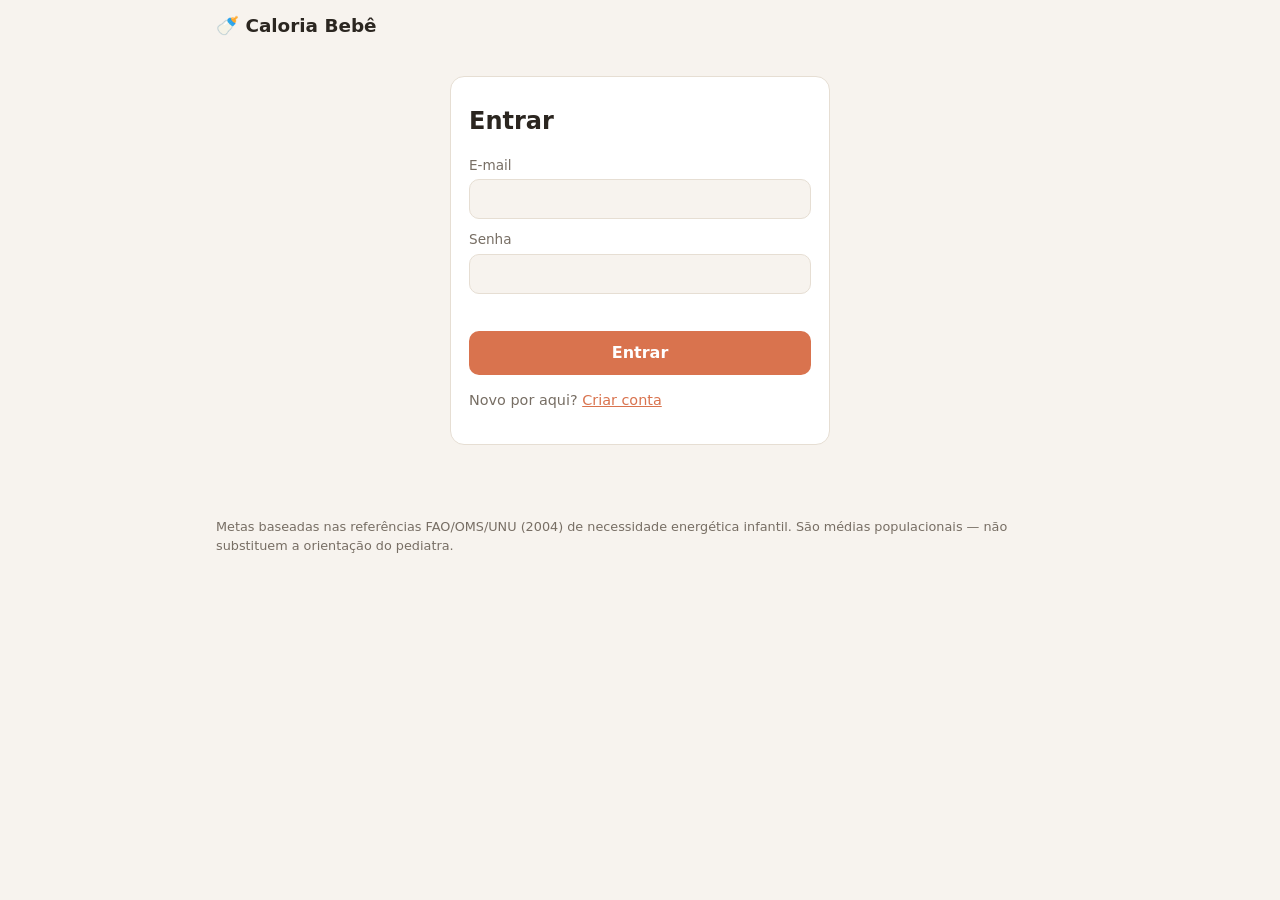
<file: caloria-bebe/frontend/index.html>
<!doctype html>
<html lang="pt-BR">
<head>
  <meta charset="utf-8">
  <meta name="viewport" content="width=device-width, initial-scale=1">
  <meta name="theme-color" content="#f7f3ee">
  <title>Caloria Bebê</title>
  <link rel="stylesheet" href="style.css">
</head>
<body>
  <header class="topbar">
    <a href="#/" class="brand">🍼 Caloria Bebê</a>
    <nav id="nav"></nav>
  </header>
  <main id="app" aria-live="polite"></main>
  <footer class="foot">
    Metas baseadas nas referências FAO/OMS/UNU (2004) de necessidade energética infantil.
    São médias populacionais — não substituem a orientação do pediatra.
  </footer>
  <script src="app.js"></script>
</body>
</html>
</file>
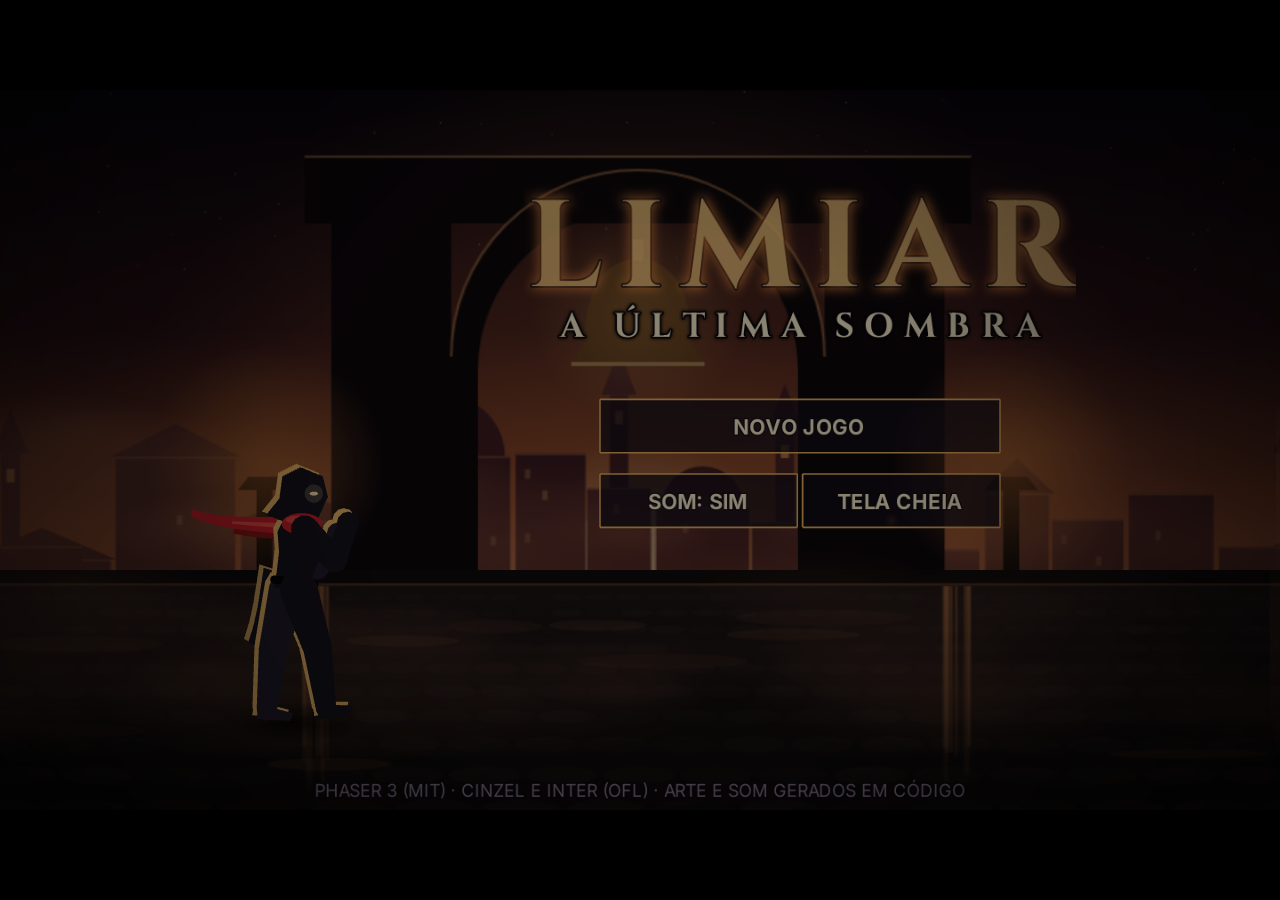
<file: docs/limiar/index.html>
<!doctype html>
<html lang="pt-BR">
<head>
<meta charset="utf-8">
<meta name="viewport" content="width=device-width, initial-scale=1, maximum-scale=1, user-scalable=no, viewport-fit=cover">
<meta name="theme-color" content="#0a0818">
<meta name="apple-mobile-web-app-capable" content="yes">
<meta name="mobile-web-app-capable" content="yes">
<meta name="apple-mobile-web-app-status-bar-style" content="black-translucent">
<title>Limiar</title>
<link rel="manifest" href="manifest.webmanifest">
<link rel="icon" href="icon.svg" type="image/svg+xml">
<style>
  @font-face { font-family: "Cinzel"; src: url("vendor/cinzel-700.woff2") format("woff2"); font-weight: 700; font-display: block; }
  @font-face { font-family: "Inter"; src: url("vendor/inter-400.woff2") format("woff2"); font-weight: 400; font-display: block; }
  @font-face { font-family: "Inter"; src: url("vendor/inter-700.woff2") format("woff2"); font-weight: 700; font-display: block; }
  html, body {
    margin: 0; height: 100%; background: #000; overflow: hidden;
    touch-action: none; -webkit-user-select: none; user-select: none;
    -webkit-touch-callout: none; -webkit-tap-highlight-color: transparent;
  }
  #game { position: fixed; inset: 0; padding: env(safe-area-inset-top) env(safe-area-inset-right) env(safe-area-inset-bottom) env(safe-area-inset-left); }
  
  #rotate {
    display: none; position: fixed; inset: 0; z-index: 10; background: #0a0818; color: #e0aa5c;
    font: 600 16px/1.8 Cinzel, Georgia, serif; letter-spacing: 2px; text-align: center; align-items: center; justify-content: center;
    padding: 24px; box-sizing: border-box;
  }
  #rotate span { display: block; font-size: 40px; color: #fff; animation: turn 1.6s ease-in-out infinite; }
  @keyframes turn { 0%, 30% { transform: rotate(0); } 60%, 100% { transform: rotate(90deg); } }
  @media (orientation: portrait) and (pointer: coarse) { #rotate { display: flex; } }
</style>
</head>
<body>
<div id="game"></div>
<div id="rotate"><div><span>&#x1F4F1;</span>GIRE O APARELHO<br>PARA JOGAR</div></div>
<script src="vendor/phaser.min.js"></script>
<script src="js/levels.js"></script>
<script src="js/audio.js"></script>
<script src="js/controls.js"></script>
<script src="js/rig.js"></script>
<script src="js/art.js"></script>
<script src="js/combat.js"></script>
<script src="js/stages.js"></script>
<script src="js/scenes.js"></script>
</body>
</html>
</file>
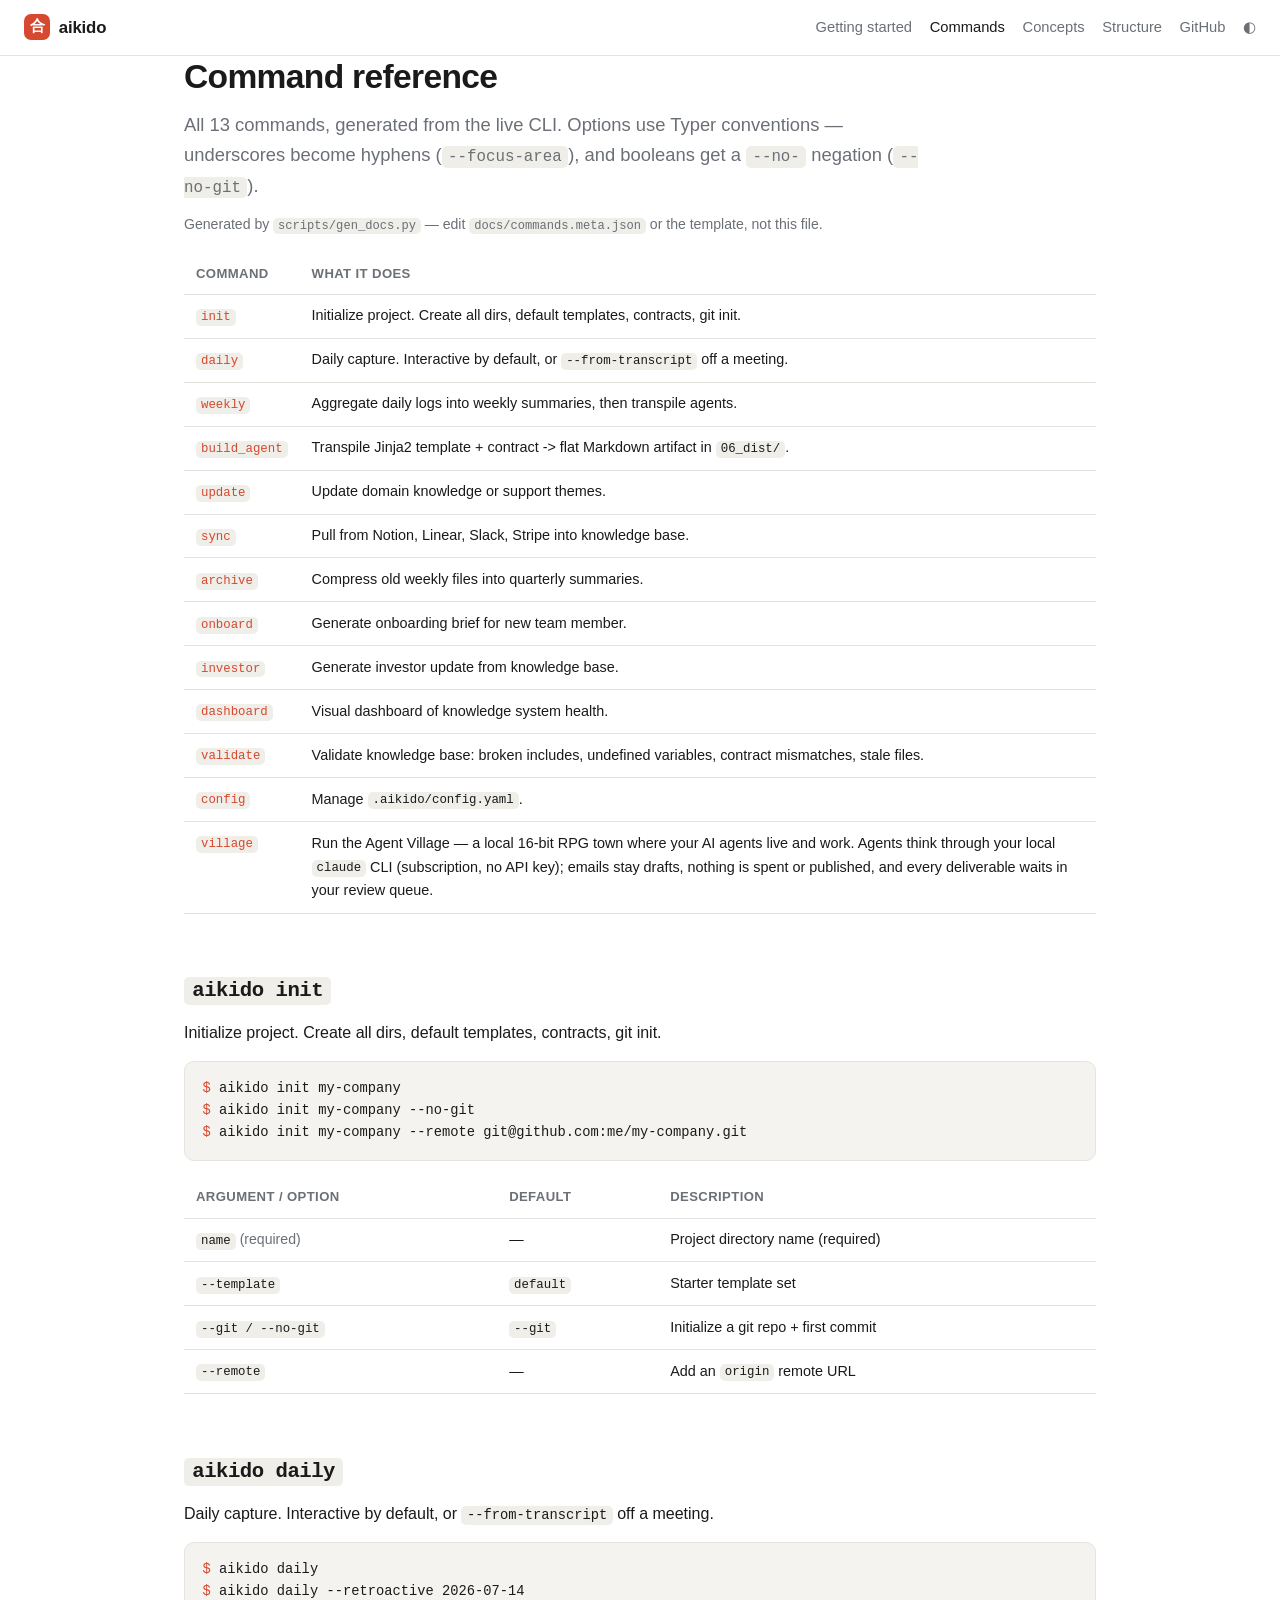
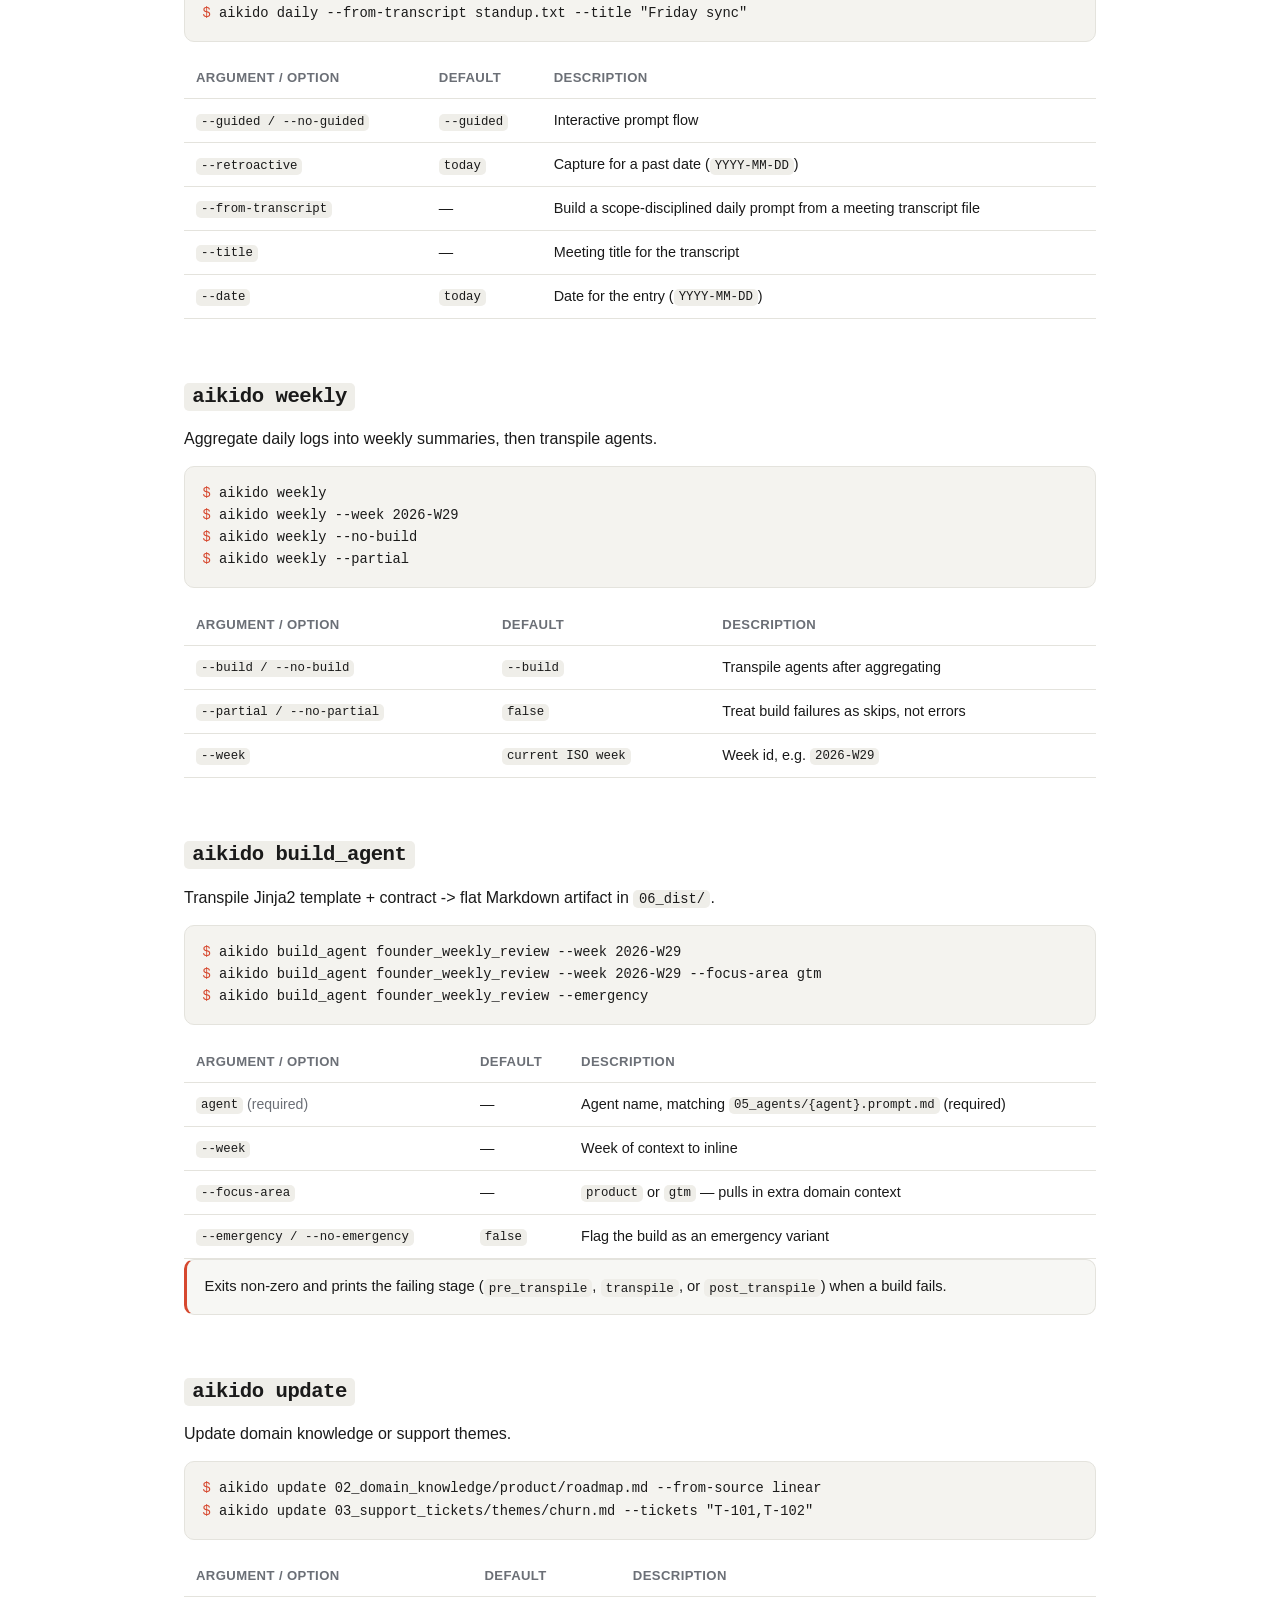
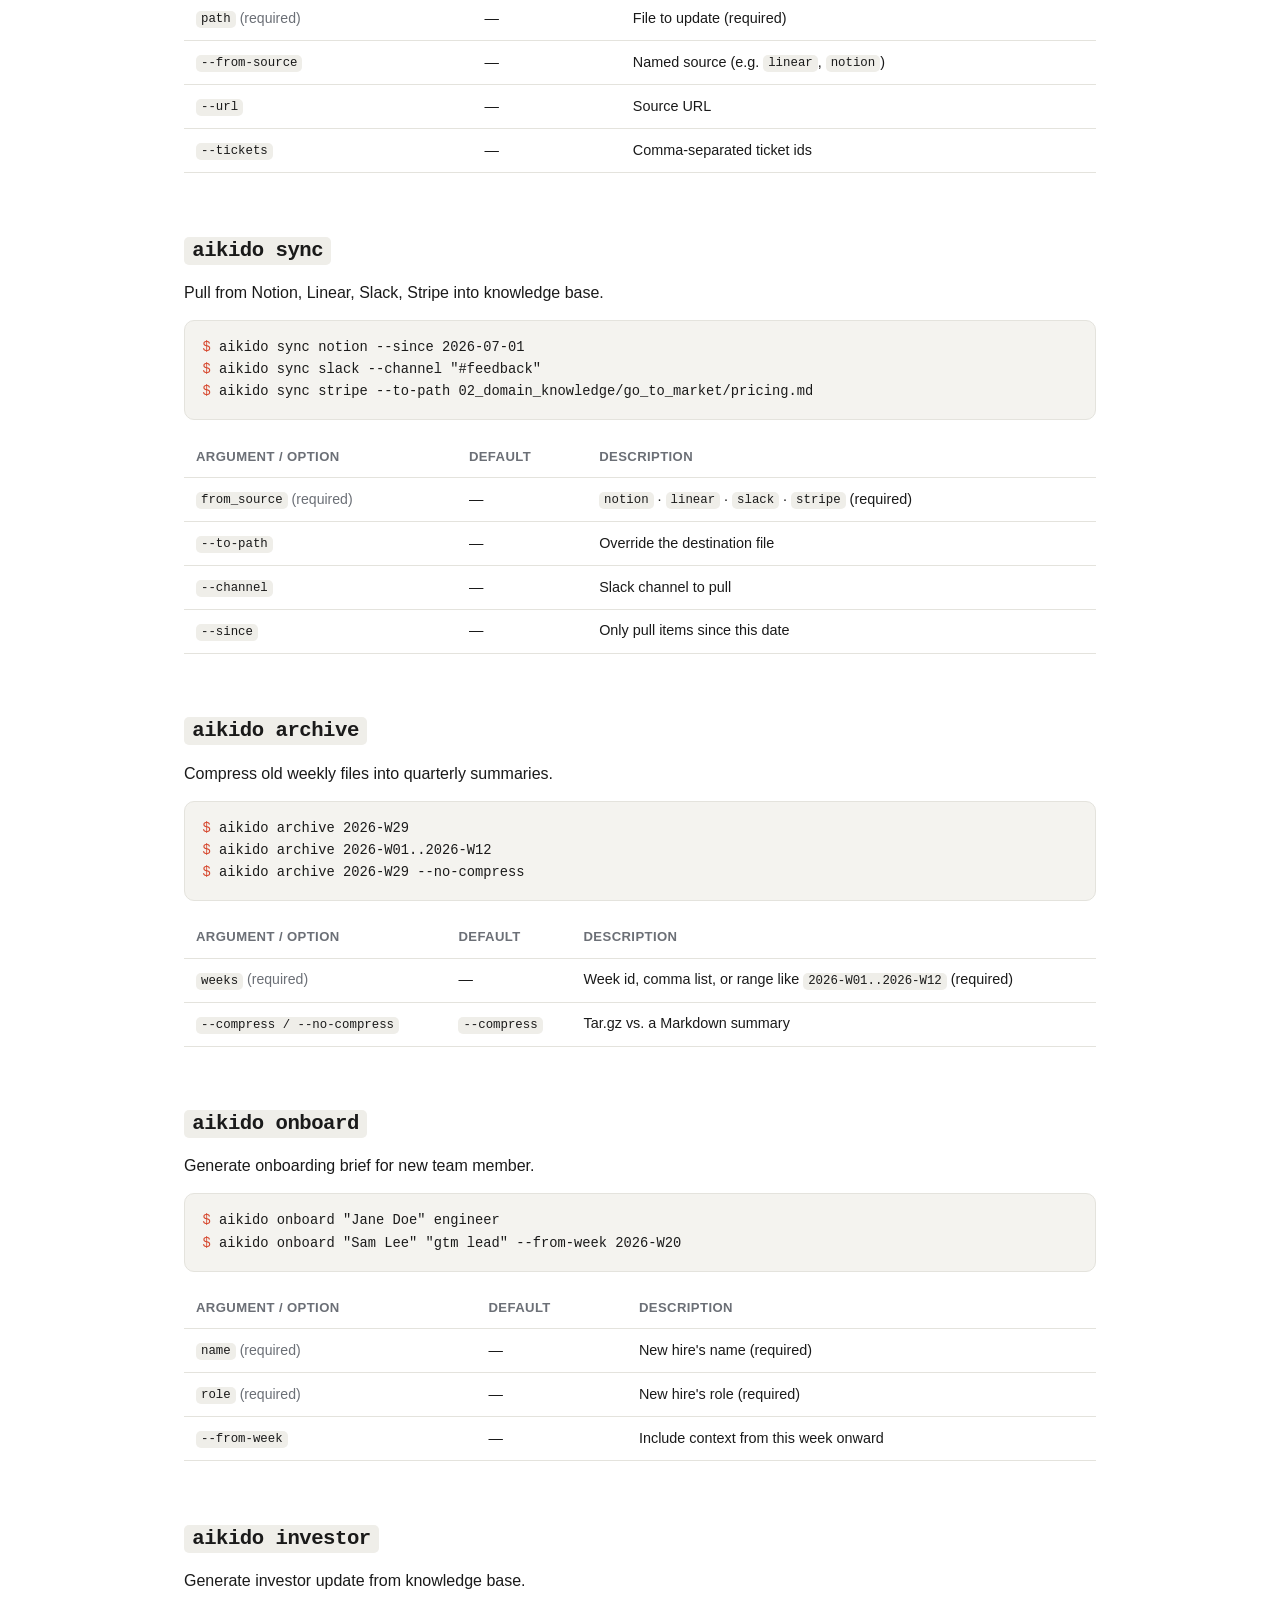
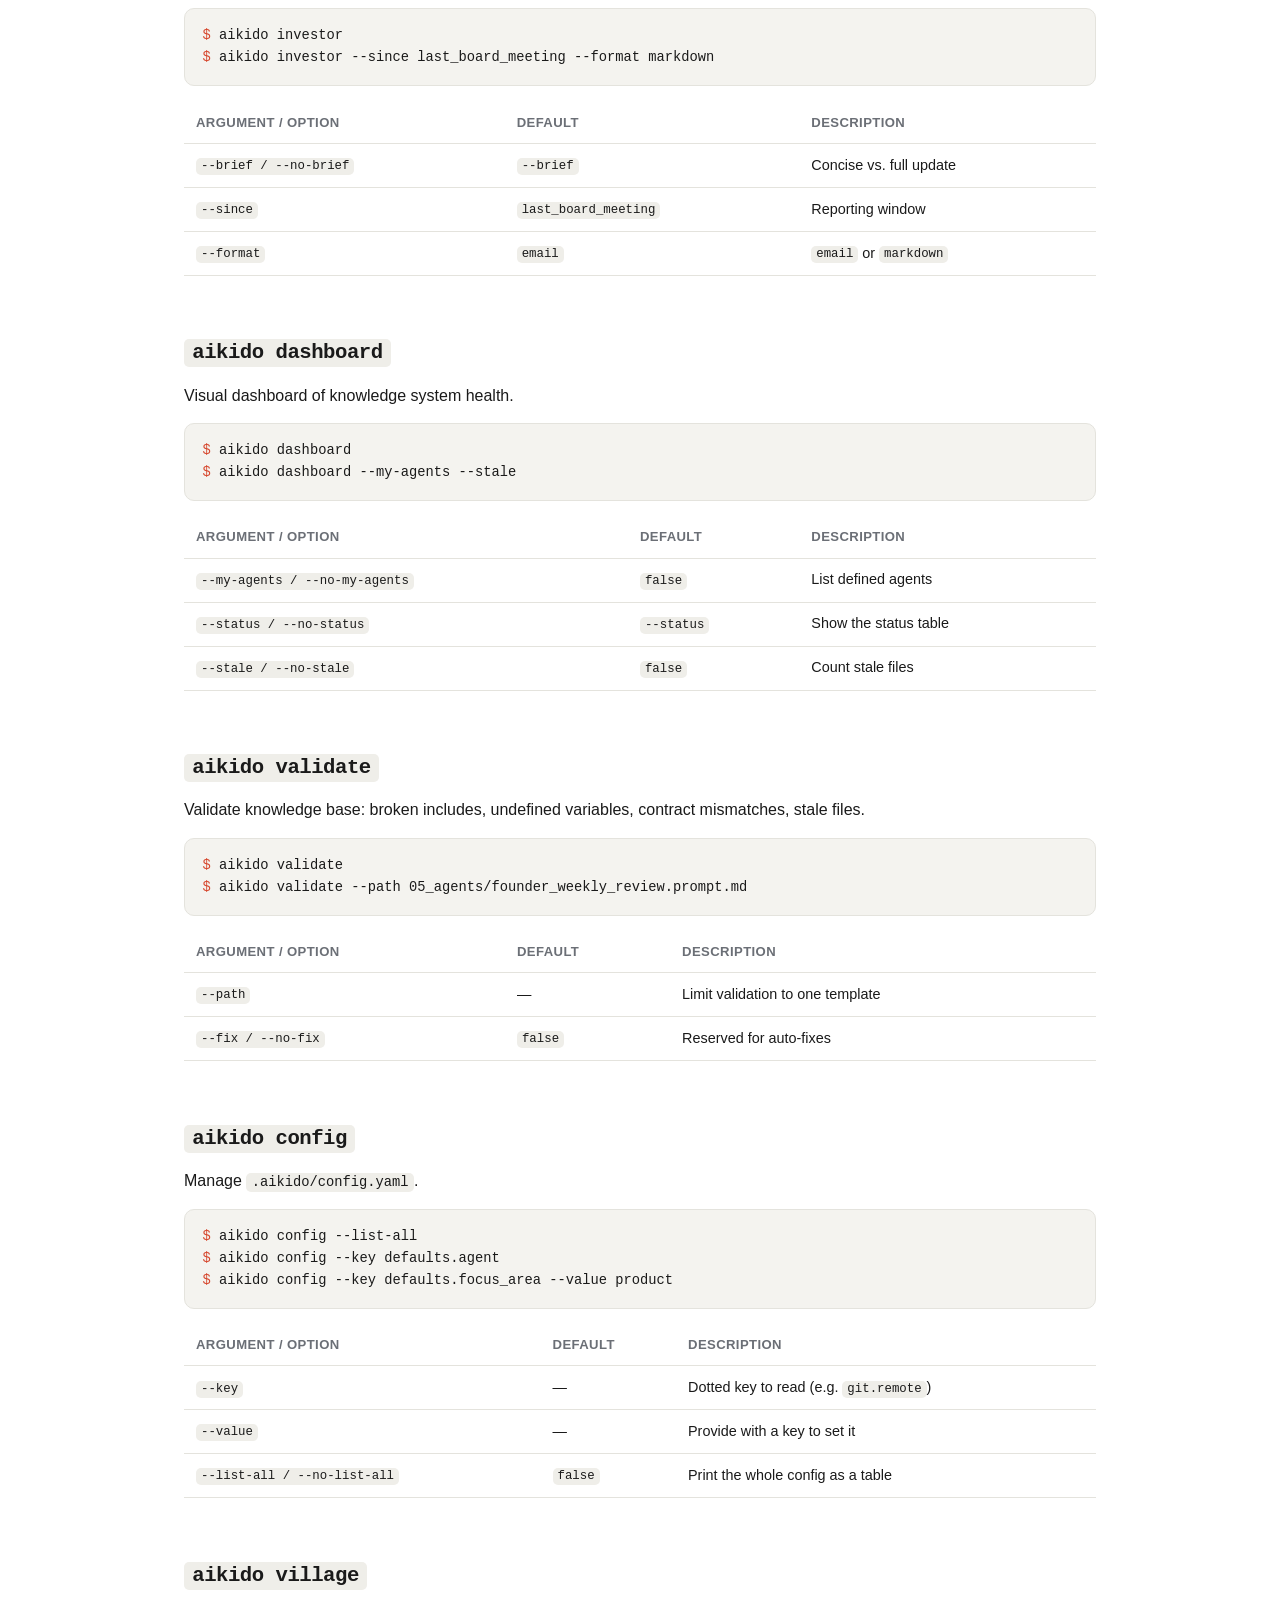
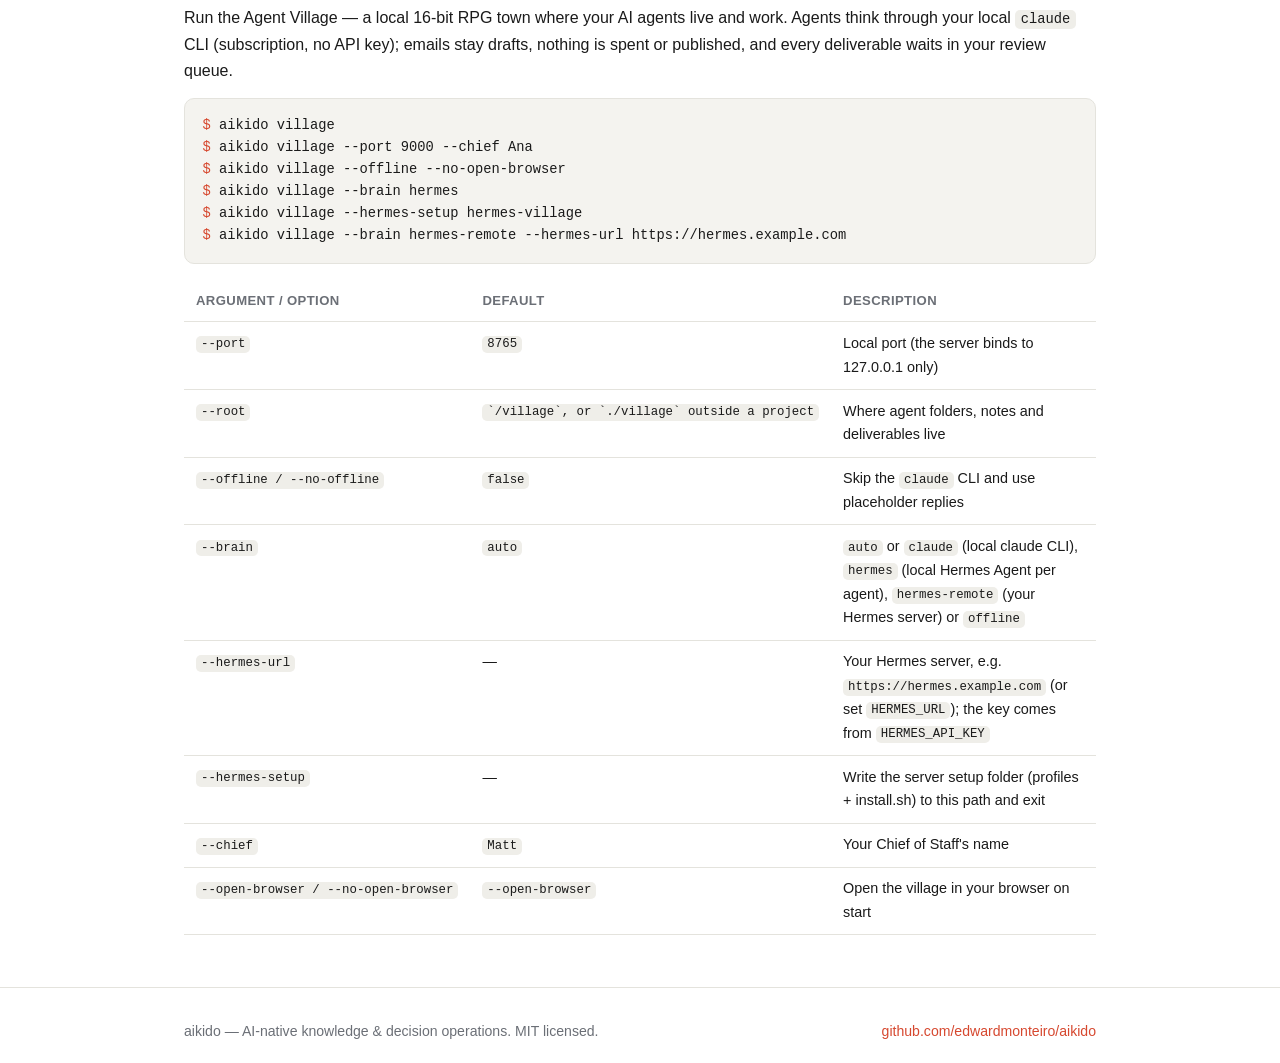
<file: docs/commands.html>
<!DOCTYPE html>
<html lang="en">
<head>
<meta charset="utf-8">
<meta name="viewport" content="width=device-width, initial-scale=1">
<title>Command reference — aikido</title>
<meta name="description" content="Full reference for all 13 aikido CLI commands and their options. Generated from the live CLI.">
<link rel="stylesheet" href="style.css">
</head>
<body>
<nav class="nav">
  <a class="brand" href="index.html"><span class="mark">合</span> aikido</a>
  <div class="links">
    <a href="getting-started.html">Getting started</a>
    <a href="commands.html" class="active">Commands</a>
    <a href="concepts.html">Concepts</a>
    <a href="structure.html">Structure</a>
    <a href="https://github.com/edwardmonteiro/aikido">GitHub</a>
    <a href="#" id="theme-toggle" title="Toggle theme">◐</a>
  </div>
</nav>

<main class="wrap">
  <h1>Command reference</h1>
  <p class="lead">All 13 commands, generated from the live CLI. Options use Typer conventions — underscores become hyphens (<code>--focus-area</code>), and booleans get a <code>--no-</code> negation (<code>--no-git</code>).</p>
  <p class="muted small">Generated by <code>scripts/gen_docs.py</code> — edit <code>docs/commands.meta.json</code> or the template, not this file.</p>

  <section>
    <div class="table-wrap">
      <table>
        <thead><tr><th>Command</th><th>What it does</th></tr></thead>
        <tbody>
          <tr><td><a href="#init"><code>init</code></a></td><td>Initialize project. Create all dirs, default templates, contracts, git init.</td></tr>
          <tr><td><a href="#daily"><code>daily</code></a></td><td>Daily capture. Interactive by default, or <code>--from-transcript</code> off a meeting.</td></tr>
          <tr><td><a href="#weekly"><code>weekly</code></a></td><td>Aggregate daily logs into weekly summaries, then transpile agents.</td></tr>
          <tr><td><a href="#build_agent"><code>build_agent</code></a></td><td>Transpile Jinja2 template + contract -> flat Markdown artifact in <code>06_dist/</code>.</td></tr>
          <tr><td><a href="#update"><code>update</code></a></td><td>Update domain knowledge or support themes.</td></tr>
          <tr><td><a href="#sync"><code>sync</code></a></td><td>Pull from Notion, Linear, Slack, Stripe into knowledge base.</td></tr>
          <tr><td><a href="#archive"><code>archive</code></a></td><td>Compress old weekly files into quarterly summaries.</td></tr>
          <tr><td><a href="#onboard"><code>onboard</code></a></td><td>Generate onboarding brief for new team member.</td></tr>
          <tr><td><a href="#investor"><code>investor</code></a></td><td>Generate investor update from knowledge base.</td></tr>
          <tr><td><a href="#dashboard"><code>dashboard</code></a></td><td>Visual dashboard of knowledge system health.</td></tr>
          <tr><td><a href="#validate"><code>validate</code></a></td><td>Validate knowledge base: broken includes, undefined variables, contract mismatches, stale files.</td></tr>
          <tr><td><a href="#config"><code>config</code></a></td><td>Manage <code>.aikido/config.yaml</code>.</td></tr>
          <tr><td><a href="#village"><code>village</code></a></td><td>Run the Agent Village — a local 16-bit RPG town where your AI agents live and work. Agents think through your local <code>claude</code> CLI (subscription, no API key); emails stay drafts, nothing is spent or published, and every deliverable waits in your review queue.</td></tr>
        </tbody>
      </table>
    </div>
  </section>

  <section id="init">
    <h2><code>aikido init</code></h2>
    <p>Initialize project. Create all dirs, default templates, contracts, git init.</p>
    <pre><code><span class="tok-p">$</span> aikido init my-company
<span class="tok-p">$</span> aikido init my-company --no-git
<span class="tok-p">$</span> aikido init my-company --remote git@github.com:me/my-company.git
</code></pre>
    <div class="table-wrap"><table>
      <thead><tr><th>Argument / Option</th><th>Default</th><th>Description</th></tr></thead>
      <tbody>
        <tr>
          <td><code>name</code> <span class="muted small">(required)</span></td>
          <td>—</td>
          <td>Project directory name (required)</td>
        </tr>
        <tr>
          <td><code>--template</code></td>
          <td><code>default</code></td>
          <td>Starter template set</td>
        </tr>
        <tr>
          <td><code>--git / --no-git</code></td>
          <td><code>--git</code></td>
          <td>Initialize a git repo + first commit</td>
        </tr>
        <tr>
          <td><code>--remote</code></td>
          <td>—</td>
          <td>Add an <code>origin</code> remote URL</td>
        </tr>
      </tbody>
    </table></div>
  </section>
  <section id="daily">
    <h2><code>aikido daily</code></h2>
    <p>Daily capture. Interactive by default, or <code>--from-transcript</code> off a meeting.</p>
    <pre><code><span class="tok-p">$</span> aikido daily
<span class="tok-p">$</span> aikido daily --retroactive 2026-07-14
<span class="tok-p">$</span> aikido daily --from-transcript standup.txt --title "Friday sync"
</code></pre>
    <div class="table-wrap"><table>
      <thead><tr><th>Argument / Option</th><th>Default</th><th>Description</th></tr></thead>
      <tbody>
        <tr>
          <td><code>--guided / --no-guided</code></td>
          <td><code>--guided</code></td>
          <td>Interactive prompt flow</td>
        </tr>
        <tr>
          <td><code>--retroactive</code></td>
          <td><code>today</code></td>
          <td>Capture for a past date (<code>YYYY-MM-DD</code>)</td>
        </tr>
        <tr>
          <td><code>--from-transcript</code></td>
          <td>—</td>
          <td>Build a scope-disciplined daily prompt from a meeting transcript file</td>
        </tr>
        <tr>
          <td><code>--title</code></td>
          <td>—</td>
          <td>Meeting title for the transcript</td>
        </tr>
        <tr>
          <td><code>--date</code></td>
          <td><code>today</code></td>
          <td>Date for the entry (<code>YYYY-MM-DD</code>)</td>
        </tr>
      </tbody>
    </table></div>
  </section>
  <section id="weekly">
    <h2><code>aikido weekly</code></h2>
    <p>Aggregate daily logs into weekly summaries, then transpile agents.</p>
    <pre><code><span class="tok-p">$</span> aikido weekly
<span class="tok-p">$</span> aikido weekly --week 2026-W29
<span class="tok-p">$</span> aikido weekly --no-build
<span class="tok-p">$</span> aikido weekly --partial
</code></pre>
    <div class="table-wrap"><table>
      <thead><tr><th>Argument / Option</th><th>Default</th><th>Description</th></tr></thead>
      <tbody>
        <tr>
          <td><code>--build / --no-build</code></td>
          <td><code>--build</code></td>
          <td>Transpile agents after aggregating</td>
        </tr>
        <tr>
          <td><code>--partial / --no-partial</code></td>
          <td><code>false</code></td>
          <td>Treat build failures as skips, not errors</td>
        </tr>
        <tr>
          <td><code>--week</code></td>
          <td><code>current ISO week</code></td>
          <td>Week id, e.g. <code>2026-W29</code></td>
        </tr>
      </tbody>
    </table></div>
  </section>
  <section id="build_agent">
    <h2><code>aikido build_agent</code></h2>
    <p>Transpile Jinja2 template + contract -> flat Markdown artifact in <code>06_dist/</code>.</p>
    <pre><code><span class="tok-p">$</span> aikido build_agent founder_weekly_review --week 2026-W29
<span class="tok-p">$</span> aikido build_agent founder_weekly_review --week 2026-W29 --focus-area gtm
<span class="tok-p">$</span> aikido build_agent founder_weekly_review --emergency
</code></pre>
    <div class="table-wrap"><table>
      <thead><tr><th>Argument / Option</th><th>Default</th><th>Description</th></tr></thead>
      <tbody>
        <tr>
          <td><code>agent</code> <span class="muted small">(required)</span></td>
          <td>—</td>
          <td>Agent name, matching <code>05_agents/{agent}.prompt.md</code> (required)</td>
        </tr>
        <tr>
          <td><code>--week</code></td>
          <td>—</td>
          <td>Week of context to inline</td>
        </tr>
        <tr>
          <td><code>--focus-area</code></td>
          <td>—</td>
          <td><code>product</code> or <code>gtm</code> — pulls in extra domain context</td>
        </tr>
        <tr>
          <td><code>--emergency / --no-emergency</code></td>
          <td><code>false</code></td>
          <td>Flag the build as an emergency variant</td>
        </tr>
      </tbody>
    </table></div>
    <div class="note">Exits non-zero and prints the failing stage (<code>pre_transpile</code>, <code>transpile</code>, or <code>post_transpile</code>) when a build fails.</div>
  </section>
  <section id="update">
    <h2><code>aikido update</code></h2>
    <p>Update domain knowledge or support themes.</p>
    <pre><code><span class="tok-p">$</span> aikido update 02_domain_knowledge/product/roadmap.md --from-source linear
<span class="tok-p">$</span> aikido update 03_support_tickets/themes/churn.md --tickets "T-101,T-102"
</code></pre>
    <div class="table-wrap"><table>
      <thead><tr><th>Argument / Option</th><th>Default</th><th>Description</th></tr></thead>
      <tbody>
        <tr>
          <td><code>path</code> <span class="muted small">(required)</span></td>
          <td>—</td>
          <td>File to update (required)</td>
        </tr>
        <tr>
          <td><code>--from-source</code></td>
          <td>—</td>
          <td>Named source (e.g. <code>linear</code>, <code>notion</code>)</td>
        </tr>
        <tr>
          <td><code>--url</code></td>
          <td>—</td>
          <td>Source URL</td>
        </tr>
        <tr>
          <td><code>--tickets</code></td>
          <td>—</td>
          <td>Comma-separated ticket ids</td>
        </tr>
      </tbody>
    </table></div>
  </section>
  <section id="sync">
    <h2><code>aikido sync</code></h2>
    <p>Pull from Notion, Linear, Slack, Stripe into knowledge base.</p>
    <pre><code><span class="tok-p">$</span> aikido sync notion --since 2026-07-01
<span class="tok-p">$</span> aikido sync slack --channel "#feedback"
<span class="tok-p">$</span> aikido sync stripe --to-path 02_domain_knowledge/go_to_market/pricing.md
</code></pre>
    <div class="table-wrap"><table>
      <thead><tr><th>Argument / Option</th><th>Default</th><th>Description</th></tr></thead>
      <tbody>
        <tr>
          <td><code>from_source</code> <span class="muted small">(required)</span></td>
          <td>—</td>
          <td><code>notion</code> · <code>linear</code> · <code>slack</code> · <code>stripe</code> (required)</td>
        </tr>
        <tr>
          <td><code>--to-path</code></td>
          <td>—</td>
          <td>Override the destination file</td>
        </tr>
        <tr>
          <td><code>--channel</code></td>
          <td>—</td>
          <td>Slack channel to pull</td>
        </tr>
        <tr>
          <td><code>--since</code></td>
          <td>—</td>
          <td>Only pull items since this date</td>
        </tr>
      </tbody>
    </table></div>
  </section>
  <section id="archive">
    <h2><code>aikido archive</code></h2>
    <p>Compress old weekly files into quarterly summaries.</p>
    <pre><code><span class="tok-p">$</span> aikido archive 2026-W29
<span class="tok-p">$</span> aikido archive 2026-W01..2026-W12
<span class="tok-p">$</span> aikido archive 2026-W29 --no-compress
</code></pre>
    <div class="table-wrap"><table>
      <thead><tr><th>Argument / Option</th><th>Default</th><th>Description</th></tr></thead>
      <tbody>
        <tr>
          <td><code>weeks</code> <span class="muted small">(required)</span></td>
          <td>—</td>
          <td>Week id, comma list, or range like <code>2026-W01..2026-W12</code> (required)</td>
        </tr>
        <tr>
          <td><code>--compress / --no-compress</code></td>
          <td><code>--compress</code></td>
          <td>Tar.gz vs. a Markdown summary</td>
        </tr>
      </tbody>
    </table></div>
  </section>
  <section id="onboard">
    <h2><code>aikido onboard</code></h2>
    <p>Generate onboarding brief for new team member.</p>
    <pre><code><span class="tok-p">$</span> aikido onboard "Jane Doe" engineer
<span class="tok-p">$</span> aikido onboard "Sam Lee" "gtm lead" --from-week 2026-W20
</code></pre>
    <div class="table-wrap"><table>
      <thead><tr><th>Argument / Option</th><th>Default</th><th>Description</th></tr></thead>
      <tbody>
        <tr>
          <td><code>name</code> <span class="muted small">(required)</span></td>
          <td>—</td>
          <td>New hire's name (required)</td>
        </tr>
        <tr>
          <td><code>role</code> <span class="muted small">(required)</span></td>
          <td>—</td>
          <td>New hire's role (required)</td>
        </tr>
        <tr>
          <td><code>--from-week</code></td>
          <td>—</td>
          <td>Include context from this week onward</td>
        </tr>
      </tbody>
    </table></div>
  </section>
  <section id="investor">
    <h2><code>aikido investor</code></h2>
    <p>Generate investor update from knowledge base.</p>
    <pre><code><span class="tok-p">$</span> aikido investor
<span class="tok-p">$</span> aikido investor --since last_board_meeting --format markdown
</code></pre>
    <div class="table-wrap"><table>
      <thead><tr><th>Argument / Option</th><th>Default</th><th>Description</th></tr></thead>
      <tbody>
        <tr>
          <td><code>--brief / --no-brief</code></td>
          <td><code>--brief</code></td>
          <td>Concise vs. full update</td>
        </tr>
        <tr>
          <td><code>--since</code></td>
          <td><code>last_board_meeting</code></td>
          <td>Reporting window</td>
        </tr>
        <tr>
          <td><code>--format</code></td>
          <td><code>email</code></td>
          <td><code>email</code> or <code>markdown</code></td>
        </tr>
      </tbody>
    </table></div>
  </section>
  <section id="dashboard">
    <h2><code>aikido dashboard</code></h2>
    <p>Visual dashboard of knowledge system health.</p>
    <pre><code><span class="tok-p">$</span> aikido dashboard
<span class="tok-p">$</span> aikido dashboard --my-agents --stale
</code></pre>
    <div class="table-wrap"><table>
      <thead><tr><th>Argument / Option</th><th>Default</th><th>Description</th></tr></thead>
      <tbody>
        <tr>
          <td><code>--my-agents / --no-my-agents</code></td>
          <td><code>false</code></td>
          <td>List defined agents</td>
        </tr>
        <tr>
          <td><code>--status / --no-status</code></td>
          <td><code>--status</code></td>
          <td>Show the status table</td>
        </tr>
        <tr>
          <td><code>--stale / --no-stale</code></td>
          <td><code>false</code></td>
          <td>Count stale files</td>
        </tr>
      </tbody>
    </table></div>
  </section>
  <section id="validate">
    <h2><code>aikido validate</code></h2>
    <p>Validate knowledge base: broken includes, undefined variables, contract mismatches, stale files.</p>
    <pre><code><span class="tok-p">$</span> aikido validate
<span class="tok-p">$</span> aikido validate --path 05_agents/founder_weekly_review.prompt.md
</code></pre>
    <div class="table-wrap"><table>
      <thead><tr><th>Argument / Option</th><th>Default</th><th>Description</th></tr></thead>
      <tbody>
        <tr>
          <td><code>--path</code></td>
          <td>—</td>
          <td>Limit validation to one template</td>
        </tr>
        <tr>
          <td><code>--fix / --no-fix</code></td>
          <td><code>false</code></td>
          <td>Reserved for auto-fixes</td>
        </tr>
      </tbody>
    </table></div>
  </section>
  <section id="config">
    <h2><code>aikido config</code></h2>
    <p>Manage <code>.aikido/config.yaml</code>.</p>
    <pre><code><span class="tok-p">$</span> aikido config --list-all
<span class="tok-p">$</span> aikido config --key defaults.agent
<span class="tok-p">$</span> aikido config --key defaults.focus_area --value product
</code></pre>
    <div class="table-wrap"><table>
      <thead><tr><th>Argument / Option</th><th>Default</th><th>Description</th></tr></thead>
      <tbody>
        <tr>
          <td><code>--key</code></td>
          <td>—</td>
          <td>Dotted key to read (e.g. <code>git.remote</code>)</td>
        </tr>
        <tr>
          <td><code>--value</code></td>
          <td>—</td>
          <td>Provide with a key to set it</td>
        </tr>
        <tr>
          <td><code>--list-all / --no-list-all</code></td>
          <td><code>false</code></td>
          <td>Print the whole config as a table</td>
        </tr>
      </tbody>
    </table></div>
  </section>
  <section id="village">
    <h2><code>aikido village</code></h2>
    <p>Run the Agent Village — a local 16-bit RPG town where your AI agents live and work. Agents think through your local <code>claude</code> CLI (subscription, no API key); emails stay drafts, nothing is spent or published, and every deliverable waits in your review queue.</p>
    <pre><code><span class="tok-p">$</span> aikido village
<span class="tok-p">$</span> aikido village --port 9000 --chief Ana
<span class="tok-p">$</span> aikido village --offline --no-open-browser
<span class="tok-p">$</span> aikido village --brain hermes
<span class="tok-p">$</span> aikido village --hermes-setup hermes-village
<span class="tok-p">$</span> aikido village --brain hermes-remote --hermes-url https://hermes.example.com
</code></pre>
    <div class="table-wrap"><table>
      <thead><tr><th>Argument / Option</th><th>Default</th><th>Description</th></tr></thead>
      <tbody>
        <tr>
          <td><code>--port</code></td>
          <td><code>8765</code></td>
          <td>Local port (the server binds to 127.0.0.1 only)</td>
        </tr>
        <tr>
          <td><code>--root</code></td>
          <td><code>`<project>/village`, or `./village` outside a project</code></td>
          <td>Where agent folders, notes and deliverables live</td>
        </tr>
        <tr>
          <td><code>--offline / --no-offline</code></td>
          <td><code>false</code></td>
          <td>Skip the <code>claude</code> CLI and use placeholder replies</td>
        </tr>
        <tr>
          <td><code>--brain</code></td>
          <td><code>auto</code></td>
          <td><code>auto</code> or <code>claude</code> (local claude CLI), <code>hermes</code> (local Hermes Agent per agent), <code>hermes-remote</code> (your Hermes server) or <code>offline</code></td>
        </tr>
        <tr>
          <td><code>--hermes-url</code></td>
          <td>—</td>
          <td>Your Hermes server, e.g. <code>https://hermes.example.com</code> (or set <code>HERMES_URL</code>); the key comes from <code>HERMES_API_KEY</code></td>
        </tr>
        <tr>
          <td><code>--hermes-setup</code></td>
          <td>—</td>
          <td>Write the server setup folder (profiles + install.sh) to this path and exit</td>
        </tr>
        <tr>
          <td><code>--chief</code></td>
          <td><code>Matt</code></td>
          <td>Your Chief of Staff's name</td>
        </tr>
        <tr>
          <td><code>--open-browser / --no-open-browser</code></td>
          <td><code>--open-browser</code></td>
          <td>Open the village in your browser on start</td>
        </tr>
      </tbody>
    </table></div>
  </section>
</main>

<footer>
  <div class="wrap">
    <span>aikido — AI-native knowledge &amp; decision operations. MIT licensed.</span>
    <span><a href="https://github.com/edwardmonteiro/aikido">github.com/edwardmonteiro/aikido</a></span>
  </div>
</footer>

<script>
  (function () {
    var key = "aikido-theme";
    var root = document.documentElement;
    var saved = localStorage.getItem(key);
    if (saved) root.setAttribute("data-theme", saved);
    var btn = document.getElementById("theme-toggle");
    if (btn) btn.addEventListener("click", function (e) {
      e.preventDefault();
      var cur = root.getAttribute("data-theme");
      var isDark = cur ? cur === "dark"
        : window.matchMedia("(prefers-color-scheme: dark)").matches;
      var next = isDark ? "light" : "dark";
      root.setAttribute("data-theme", next);
      localStorage.setItem(key, next);
    });
  })();
</script>
</body>
</html>
</file>
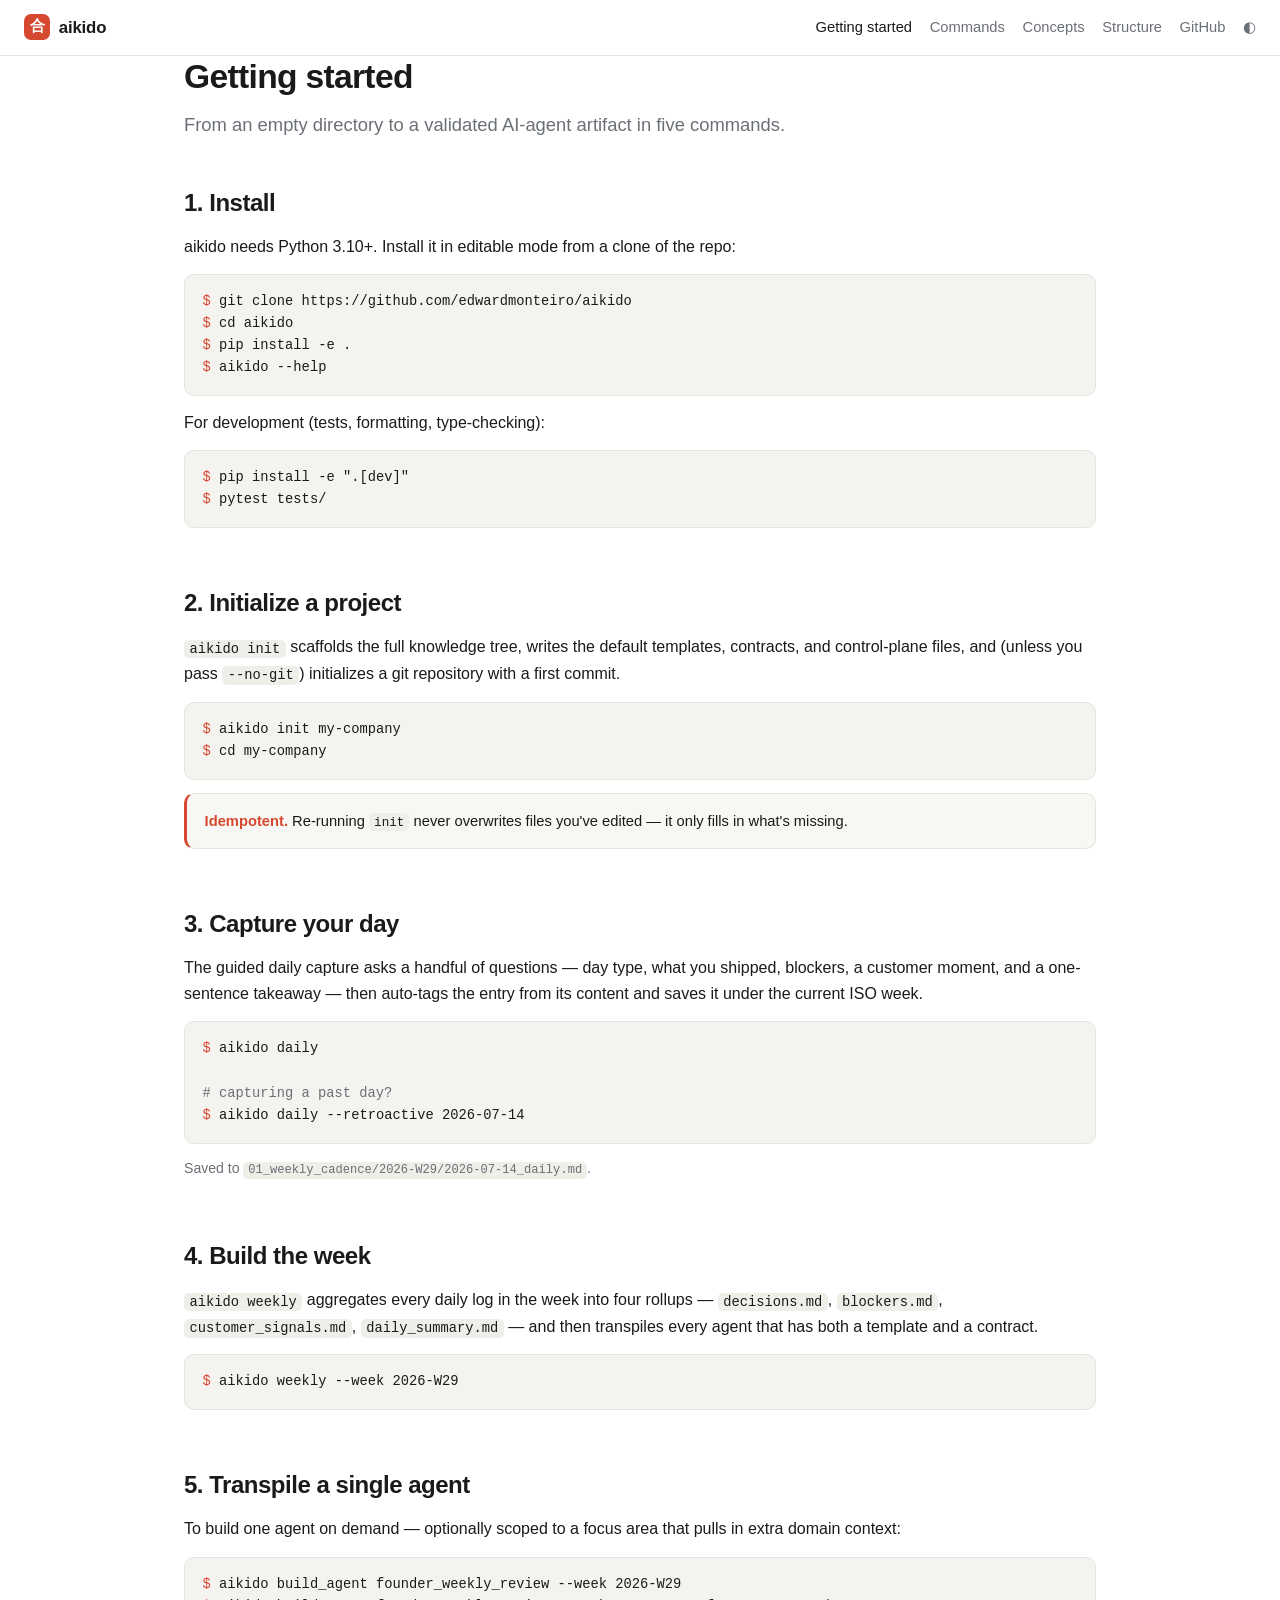
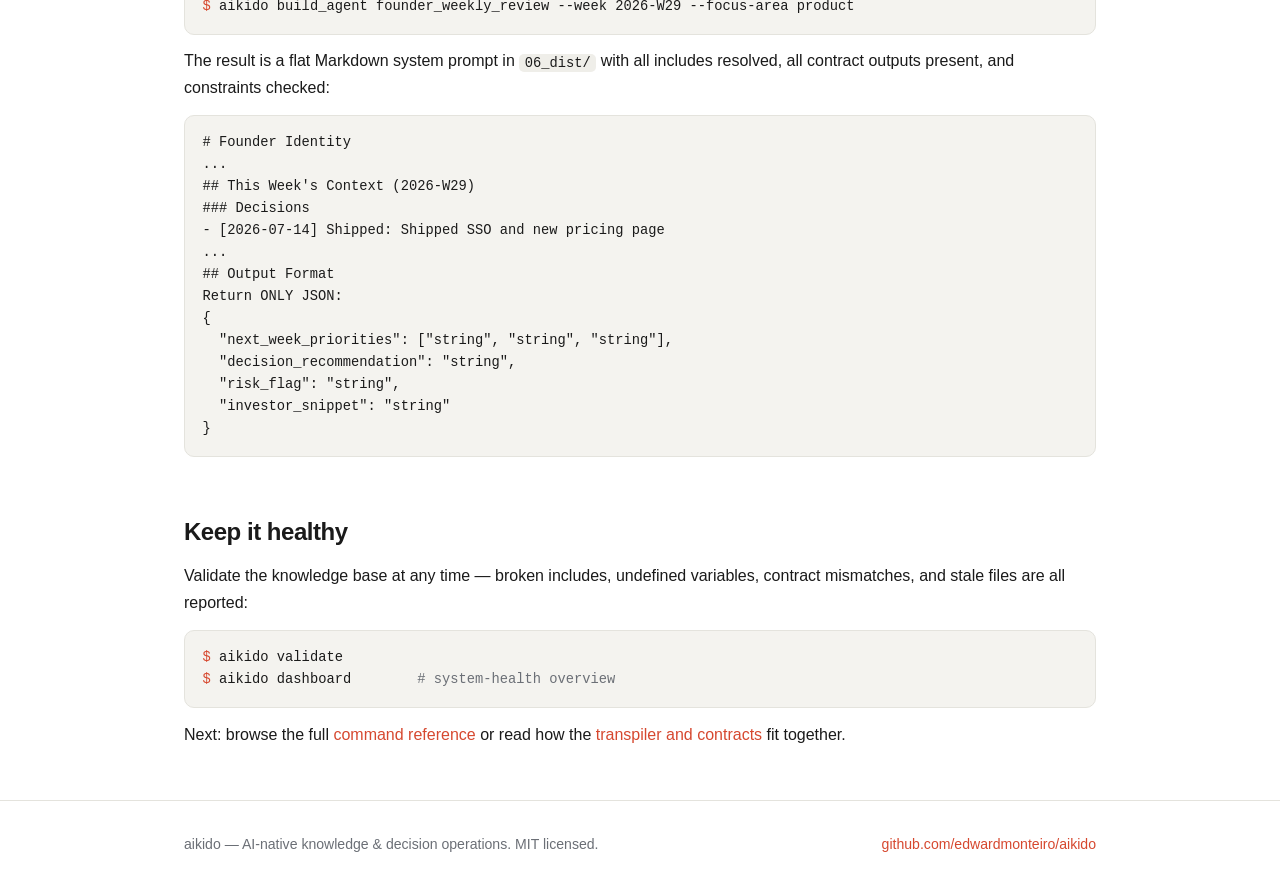
<file: docs/getting-started.html>
<!DOCTYPE html>
<html lang="en">
<head>
<meta charset="utf-8">
<meta name="viewport" content="width=device-width, initial-scale=1">
<title>Getting started — aikido</title>
<meta name="description" content="Install aikido and go from an empty directory to a validated AI agent artifact in five commands.">
<link rel="stylesheet" href="style.css">
</head>
<body>
<nav class="nav">
  <a class="brand" href="index.html"><span class="mark">合</span> aikido</a>
  <div class="links">
    <a href="getting-started.html" class="active">Getting started</a>
    <a href="commands.html">Commands</a>
    <a href="concepts.html">Concepts</a>
    <a href="structure.html">Structure</a>
    <a href="https://github.com/edwardmonteiro/aikido">GitHub</a>
    <a href="#" id="theme-toggle" title="Toggle theme">◐</a>
  </div>
</nav>

<main class="wrap">
  <h1>Getting started</h1>
  <p class="lead">From an empty directory to a validated AI-agent artifact in five commands.</p>

  <section>
    <h2>1. Install</h2>
    <p>aikido needs Python 3.10+. Install it in editable mode from a clone of the repo:</p>
    <pre><code><span class="tok-p">$</span> git clone https://github.com/edwardmonteiro/aikido
<span class="tok-p">$</span> cd aikido
<span class="tok-p">$</span> pip install -e .
<span class="tok-p">$</span> aikido --help</code></pre>
    <p>For development (tests, formatting, type-checking):</p>
    <pre><code><span class="tok-p">$</span> pip install -e ".[dev]"
<span class="tok-p">$</span> pytest tests/</code></pre>
  </section>

  <section>
    <h2>2. Initialize a project</h2>
    <p><code>aikido init</code> scaffolds the full knowledge tree, writes the default templates, contracts, and control-plane files, and (unless you pass <code>--no-git</code>) initializes a git repository with a first commit.</p>
    <pre><code><span class="tok-p">$</span> aikido init my-company
<span class="tok-p">$</span> cd my-company</code></pre>
    <div class="note"><strong>Idempotent.</strong> Re-running <code>init</code> never overwrites files you've edited — it only fills in what's missing.</div>
  </section>

  <section>
    <h2>3. Capture your day</h2>
    <p>The guided daily capture asks a handful of questions — day type, what you shipped, blockers, a customer moment, and a one-sentence takeaway — then auto-tags the entry from its content and saves it under the current ISO week.</p>
    <pre><code><span class="tok-p">$</span> aikido daily

<span class="tok-c"># capturing a past day?</span>
<span class="tok-p">$</span> aikido daily --retroactive 2026-07-14</code></pre>
    <p class="muted small">Saved to <code>01_weekly_cadence/2026-W29/2026-07-14_daily.md</code>.</p>
  </section>

  <section>
    <h2>4. Build the week</h2>
    <p><code>aikido weekly</code> aggregates every daily log in the week into four rollups — <code>decisions.md</code>, <code>blockers.md</code>, <code>customer_signals.md</code>, <code>daily_summary.md</code> — and then transpiles every agent that has both a template and a contract.</p>
    <pre><code><span class="tok-p">$</span> aikido weekly --week 2026-W29</code></pre>
  </section>

  <section>
    <h2>5. Transpile a single agent</h2>
    <p>To build one agent on demand — optionally scoped to a focus area that pulls in extra domain context:</p>
    <pre><code><span class="tok-p">$</span> aikido build_agent founder_weekly_review --week 2026-W29
<span class="tok-p">$</span> aikido build_agent founder_weekly_review --week 2026-W29 --focus-area product</code></pre>
    <p>The result is a flat Markdown system prompt in <code>06_dist/</code> with all includes resolved, all contract outputs present, and constraints checked:</p>
    <pre><code># Founder Identity
...
## This Week's Context (2026-W29)
### Decisions
- [2026-07-14] Shipped: Shipped SSO and new pricing page
...
## Output Format
Return ONLY JSON:
{
  "next_week_priorities": ["string", "string", "string"],
  "decision_recommendation": "string",
  "risk_flag": "string",
  "investor_snippet": "string"
}</code></pre>
  </section>

  <section>
    <h2>Keep it healthy</h2>
    <p>Validate the knowledge base at any time — broken includes, undefined variables, contract mismatches, and stale files are all reported:</p>
    <pre><code><span class="tok-p">$</span> aikido validate
<span class="tok-p">$</span> aikido dashboard        <span class="tok-c"># system-health overview</span></code></pre>
    <p>Next: browse the full <a href="commands.html">command reference</a> or read how the <a href="concepts.html">transpiler and contracts</a> fit together.</p>
  </section>
</main>

<footer>
  <div class="wrap">
    <span>aikido — AI-native knowledge &amp; decision operations. MIT licensed.</span>
    <span><a href="https://github.com/edwardmonteiro/aikido">github.com/edwardmonteiro/aikido</a></span>
  </div>
</footer>

<script>
  (function () {
    var key = "aikido-theme";
    var root = document.documentElement;
    var saved = localStorage.getItem(key);
    if (saved) root.setAttribute("data-theme", saved);
    var btn = document.getElementById("theme-toggle");
    if (btn) btn.addEventListener("click", function (e) {
      e.preventDefault();
      var cur = root.getAttribute("data-theme");
      var isDark = cur ? cur === "dark"
        : window.matchMedia("(prefers-color-scheme: dark)").matches;
      var next = isDark ? "light" : "dark";
      root.setAttribute("data-theme", next);
      localStorage.setItem(key, next);
    });
  })();
</script>
</body>
</html>
</file>
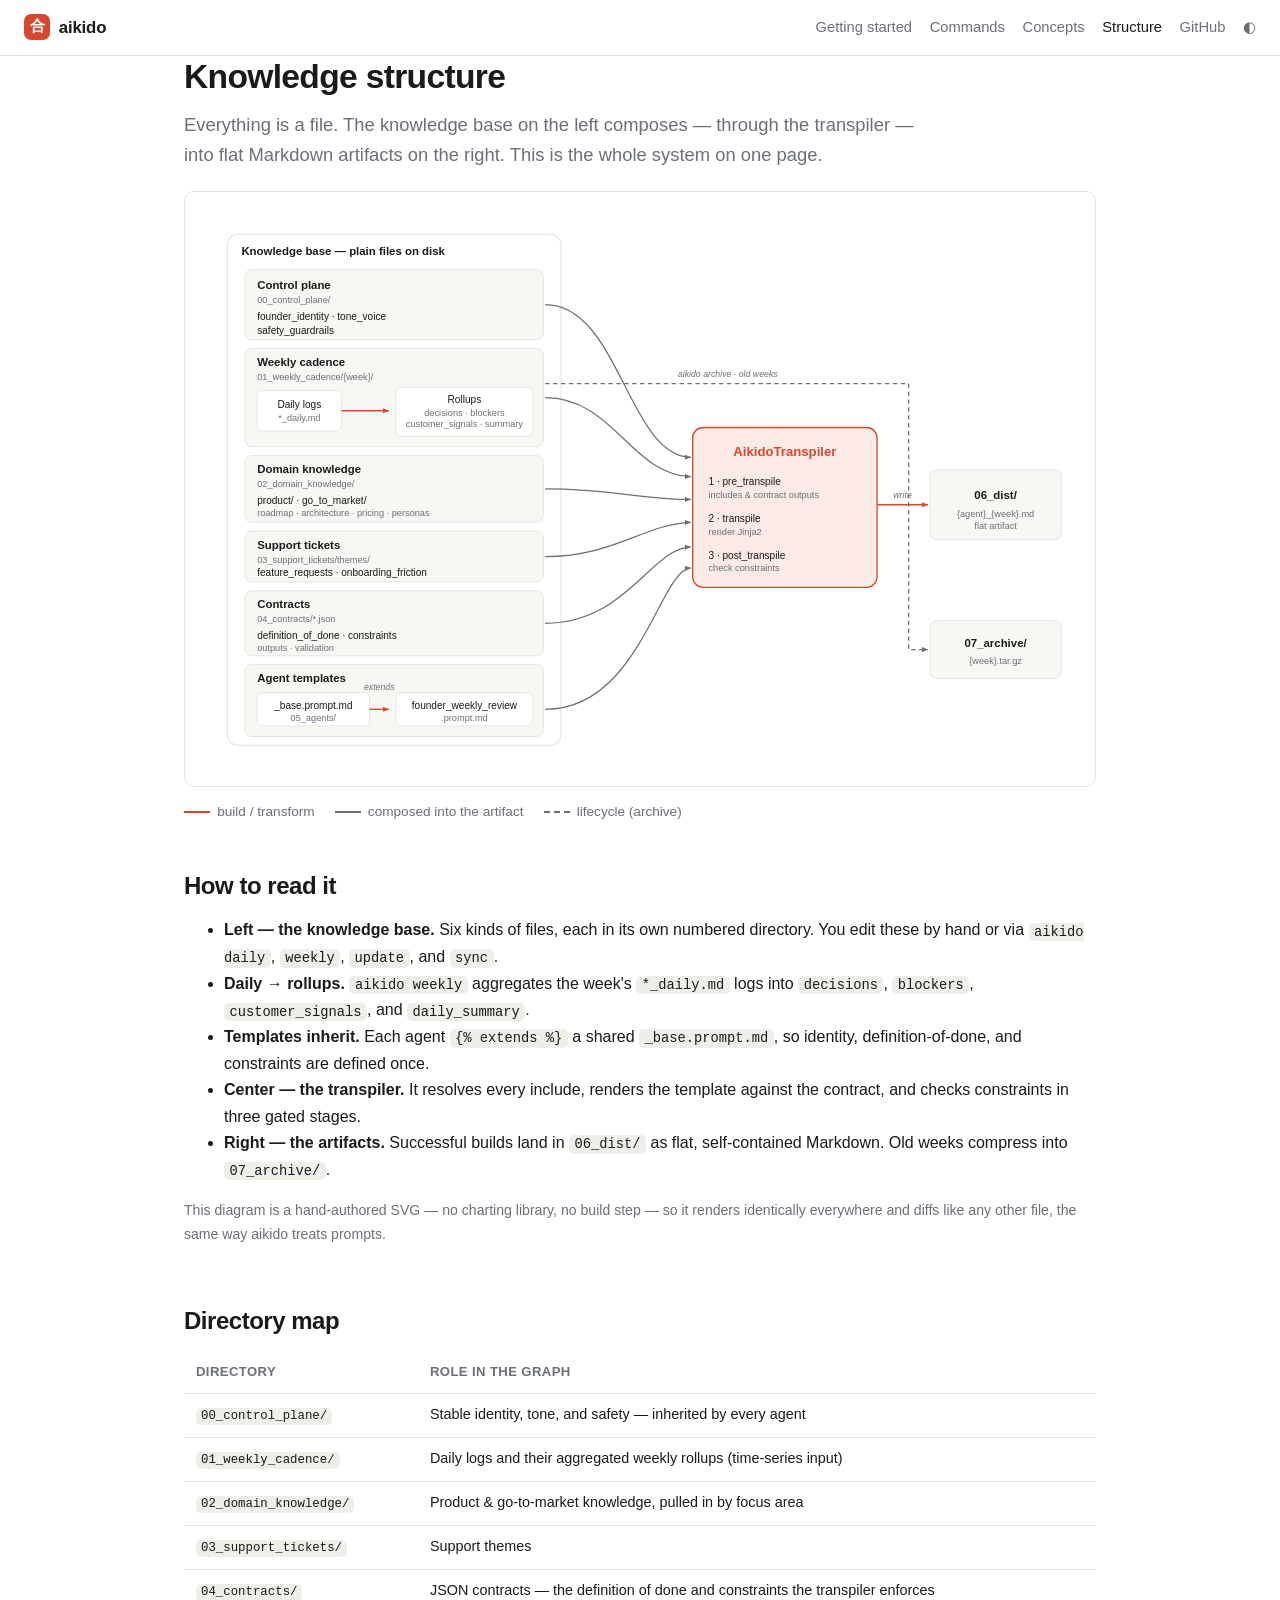
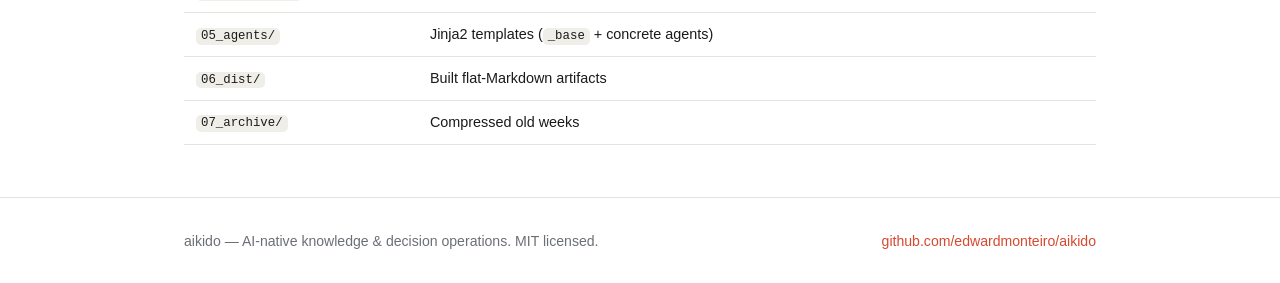
<file: docs/structure.html>
<!DOCTYPE html>
<html lang="en">
<head>
<meta charset="utf-8">
<meta name="viewport" content="width=device-width, initial-scale=1">
<title>Knowledge structure — aikido</title>
<meta name="description" content="A graph of the aikido knowledge system: how files on disk compose, through the transpiler, into flat Markdown artifacts.">
<link rel="stylesheet" href="style.css">
<style>
  .diagram {
    overflow-x: auto;
    border: 1px solid var(--border);
    border-radius: var(--radius);
    background: var(--bg);
    padding: 1rem;
    margin-top: 1.25rem;
  }
  .diagram svg { display: block; width: 100%; height: auto; min-width: 760px; }
  svg text { font-family: var(--sans); }
  .n-box    { fill: var(--surface); stroke: var(--border); stroke-width: 1; }
  .n-outer  { fill: none; stroke: var(--border); stroke-width: 1.2; }
  .n-accent { fill: var(--accent-soft); stroke: var(--accent); stroke-width: 1.5; }
  .n-mini   { fill: var(--bg); stroke: var(--border); stroke-width: 1; }
  .tx-h   { fill: var(--text); font-size: 13px; font-weight: 600; }
  .tx-h2  { fill: var(--accent); font-size: 15px; font-weight: 700; }
  .tx     { fill: var(--text); font-size: 11.5px; }
  .tx-mut { fill: var(--muted); font-size: 10.5px; }
  .tx-lbl { fill: var(--muted); font-size: 10px; font-style: italic; }
  .edge   { fill: none; stroke: var(--muted); stroke-width: 1.4; }
  .edge-a { fill: none; stroke: var(--accent); stroke-width: 1.6; }
  .edge-d { stroke-dasharray: 5 4; }
  #ah path  { fill: var(--muted); }
  #aha path { fill: var(--accent); }
  .legend { display: flex; flex-wrap: wrap; gap: 1.25rem; margin-top: 0.9rem; font-size: 0.85rem; color: var(--muted); }
  .legend span { display: inline-flex; align-items: center; gap: 0.45rem; }
  .swatch { width: 26px; height: 0; border-top-width: 2px; border-top-style: solid; display: inline-block; }
</style>
</head>
<body>
<nav class="nav">
  <a class="brand" href="index.html"><span class="mark">合</span> aikido</a>
  <div class="links">
    <a href="getting-started.html">Getting started</a>
    <a href="commands.html">Commands</a>
    <a href="concepts.html">Concepts</a>
    <a href="structure.html" class="active">Structure</a>
    <a href="https://github.com/edwardmonteiro/aikido">GitHub</a>
    <a href="#" id="theme-toggle" title="Toggle theme">◐</a>
  </div>
</nav>

<main class="wrap">
  <h1>Knowledge structure</h1>
  <p class="lead">Everything is a file. The knowledge base on the left composes — through the transpiler — into flat Markdown artifacts on the right. This is the whole system on one page.</p>

  <div class="diagram">
    <svg viewBox="0 0 1000 640" role="img" aria-label="Graph of the aikido knowledge system: knowledge-base files feed the transpiler, which writes flat Markdown artifacts.">
      <defs>
        <marker id="ah" markerWidth="9" markerHeight="9" refX="7" refY="3" orient="auto" markerUnits="userSpaceOnUse">
          <path d="M0,0 L7,3 L0,6 Z"/>
        </marker>
        <marker id="aha" markerWidth="9" markerHeight="9" refX="7" refY="3" orient="auto" markerUnits="userSpaceOnUse">
          <path d="M0,0 L7,3 L0,6 Z"/>
        </marker>
      </defs>

      <!-- ============ Knowledge base container ============ -->
      <rect class="n-outer" x="30" y="30" width="380" height="582" rx="12"/>
      <text class="tx-h" x="46" y="54">Knowledge base — plain files on disk</text>

      <!-- Control plane -->
      <rect class="n-box" x="50" y="70" width="340" height="80" rx="8"/>
      <text class="tx-h" x="64" y="92">Control plane</text>
      <text class="tx-mut" x="64" y="108">00_control_plane/</text>
      <text class="tx" x="64" y="127">founder_identity · tone_voice</text>
      <text class="tx" x="64" y="143">safety_guardrails</text>

      <!-- Weekly cadence -->
      <rect class="n-box" x="50" y="160" width="340" height="112" rx="8"/>
      <text class="tx-h" x="64" y="180">Weekly cadence</text>
      <text class="tx-mut" x="64" y="196">01_weekly_cadence/{week}/</text>
      <rect class="n-mini" x="64" y="208" width="96" height="46" rx="6"/>
      <text class="tx" x="112" y="228" text-anchor="middle">Daily logs</text>
      <text class="tx-mut" x="112" y="243" text-anchor="middle">*_daily.md</text>
      <path class="edge-a" d="M160,231 L214,231" marker-end="url(#aha)"/>
      <rect class="n-mini" x="222" y="204" width="156" height="56" rx="6"/>
      <text class="tx" x="300" y="222" text-anchor="middle">Rollups</text>
      <text class="tx-mut" x="300" y="237" text-anchor="middle">decisions · blockers</text>
      <text class="tx-mut" x="300" y="250" text-anchor="middle">customer_signals · summary</text>

      <!-- Domain knowledge -->
      <rect class="n-box" x="50" y="282" width="340" height="76" rx="8"/>
      <text class="tx-h" x="64" y="302">Domain knowledge</text>
      <text class="tx-mut" x="64" y="318">02_domain_knowledge/</text>
      <text class="tx" x="64" y="337">product/ · go_to_market/</text>
      <text class="tx-mut" x="64" y="351">roadmap · architecture · pricing · personas</text>

      <!-- Support tickets -->
      <rect class="n-box" x="50" y="368" width="340" height="58" rx="8"/>
      <text class="tx-h" x="64" y="388">Support tickets</text>
      <text class="tx-mut" x="64" y="404">03_support_tickets/themes/</text>
      <text class="tx" x="64" y="419">feature_requests · onboarding_friction</text>

      <!-- Contracts -->
      <rect class="n-box" x="50" y="436" width="340" height="74" rx="8"/>
      <text class="tx-h" x="64" y="456">Contracts</text>
      <text class="tx-mut" x="64" y="472">04_contracts/*.json</text>
      <text class="tx" x="64" y="491">definition_of_done · constraints</text>
      <text class="tx-mut" x="64" y="505">outputs · validation</text>

      <!-- Agent templates -->
      <rect class="n-box" x="50" y="520" width="340" height="82" rx="8"/>
      <text class="tx-h" x="64" y="540">Agent templates</text>
      <rect class="n-mini" x="64" y="552" width="128" height="38" rx="6"/>
      <text class="tx" x="128" y="571" text-anchor="middle">_base.prompt.md</text>
      <text class="tx-mut" x="128" y="584" text-anchor="middle">05_agents/</text>
      <path class="edge-a" d="M192,571 L214,571" marker-end="url(#aha)"/>
      <text class="tx-lbl" x="203" y="549" text-anchor="middle">extends</text>
      <rect class="n-mini" x="222" y="552" width="156" height="38" rx="6"/>
      <text class="tx" x="300" y="571" text-anchor="middle">founder_weekly_review</text>
      <text class="tx-mut" x="300" y="584" text-anchor="middle">.prompt.md</text>

      <!-- ============ Transpiler ============ -->
      <rect class="n-accent" x="560" y="250" width="210" height="182" rx="12"/>
      <text class="tx-h2" x="665" y="282" text-anchor="middle">AikidoTranspiler</text>
      <text class="tx" x="578" y="316">1 · pre_transpile</text>
      <text class="tx-mut" x="578" y="330">includes &amp; contract outputs</text>
      <text class="tx" x="578" y="358">2 · transpile</text>
      <text class="tx-mut" x="578" y="372">render Jinja2</text>
      <text class="tx" x="578" y="400">3 · post_transpile</text>
      <text class="tx-mut" x="578" y="414">check constraints</text>

      <!-- ============ Outputs ============ -->
      <rect class="n-box" x="830" y="298" width="150" height="80" rx="8"/>
      <text class="tx-h" x="905" y="332" text-anchor="middle">06_dist/</text>
      <text class="tx-mut" x="905" y="352" text-anchor="middle">{agent}_{week}.md</text>
      <text class="tx-mut" x="905" y="366" text-anchor="middle">flat artifact</text>

      <rect class="n-box" x="830" y="470" width="150" height="66" rx="8"/>
      <text class="tx-h" x="905" y="500" text-anchor="middle">07_archive/</text>
      <text class="tx-mut" x="905" y="519" text-anchor="middle">{week}.tar.gz</text>

      <!-- ============ Edges: sources -> transpiler ============ -->
      <path class="edge" d="M392,110 C 476,110 486,282 558,284" marker-end="url(#ah)"/>
      <path class="edge" d="M392,216 C 470,216 490,304 558,306" marker-end="url(#ah)"/>
      <path class="edge" d="M392,320 C 470,320 500,332 558,332" marker-end="url(#ah)"/>
      <path class="edge" d="M392,397 C 470,397 505,360 558,358" marker-end="url(#ah)"/>
      <path class="edge" d="M392,473 C 484,473 512,388 558,386" marker-end="url(#ah)"/>
      <path class="edge" d="M392,571 C 500,571 522,412 558,410" marker-end="url(#ah)"/>

      <!-- Transpiler -> dist -->
      <path class="edge-a" d="M770,338 L828,338" marker-end="url(#aha)"/>
      <text class="tx-lbl" x="799" y="330" text-anchor="middle">write</text>

      <!-- Weekly cadence -> archive (dashed, aikido archive) -->
      <path class="edge edge-d" d="M392,200 L806,200 L806,503 L828,503" marker-end="url(#ah)"/>
      <text class="tx-lbl" x="600" y="192" text-anchor="middle">aikido archive · old weeks</text>
    </svg>
  </div>

  <div class="legend">
    <span><i class="swatch" style="border-color: var(--accent)"></i> build / transform</span>
    <span><i class="swatch" style="border-color: var(--muted)"></i> composed into the artifact</span>
    <span><i class="swatch edge-d" style="border-color: var(--muted); border-top-style: dashed"></i> lifecycle (archive)</span>
  </div>

  <section>
    <h2>How to read it</h2>
    <ul>
      <li><strong>Left — the knowledge base.</strong> Six kinds of files, each in its own numbered directory. You edit these by hand or via <code>aikido daily</code>, <code>weekly</code>, <code>update</code>, and <code>sync</code>.</li>
      <li><strong>Daily → rollups.</strong> <code>aikido weekly</code> aggregates the week's <code>*_daily.md</code> logs into <code>decisions</code>, <code>blockers</code>, <code>customer_signals</code>, and <code>daily_summary</code>.</li>
      <li><strong>Templates inherit.</strong> Each agent <code>{% extends %}</code> a shared <code>_base.prompt.md</code>, so identity, definition-of-done, and constraints are defined once.</li>
      <li><strong>Center — the transpiler.</strong> It resolves every include, renders the template against the contract, and checks constraints in three gated stages.</li>
      <li><strong>Right — the artifacts.</strong> Successful builds land in <code>06_dist/</code> as flat, self-contained Markdown. Old weeks compress into <code>07_archive/</code>.</li>
    </ul>
    <p class="muted small">This diagram is a hand-authored SVG — no charting library, no build step — so it renders identically everywhere and diffs like any other file, the same way aikido treats prompts.</p>
  </section>

  <section>
    <h2>Directory map</h2>
    <div class="table-wrap"><table>
      <thead><tr><th>Directory</th><th>Role in the graph</th></tr></thead>
      <tbody>
        <tr><td><code>00_control_plane/</code></td><td>Stable identity, tone, and safety — inherited by every agent</td></tr>
        <tr><td><code>01_weekly_cadence/</code></td><td>Daily logs and their aggregated weekly rollups (time-series input)</td></tr>
        <tr><td><code>02_domain_knowledge/</code></td><td>Product &amp; go-to-market knowledge, pulled in by focus area</td></tr>
        <tr><td><code>03_support_tickets/</code></td><td>Support themes</td></tr>
        <tr><td><code>04_contracts/</code></td><td>JSON contracts — the definition of done and constraints the transpiler enforces</td></tr>
        <tr><td><code>05_agents/</code></td><td>Jinja2 templates (<code>_base</code> + concrete agents)</td></tr>
        <tr><td><code>06_dist/</code></td><td>Built flat-Markdown artifacts</td></tr>
        <tr><td><code>07_archive/</code></td><td>Compressed old weeks</td></tr>
      </tbody>
    </table></div>
  </section>
</main>

<footer>
  <div class="wrap">
    <span>aikido — AI-native knowledge &amp; decision operations. MIT licensed.</span>
    <span><a href="https://github.com/edwardmonteiro/aikido">github.com/edwardmonteiro/aikido</a></span>
  </div>
</footer>

<script>
  (function () {
    var key = "aikido-theme";
    var root = document.documentElement;
    var saved = localStorage.getItem(key);
    if (saved) root.setAttribute("data-theme", saved);
    var btn = document.getElementById("theme-toggle");
    if (btn) btn.addEventListener("click", function (e) {
      e.preventDefault();
      var cur = root.getAttribute("data-theme");
      var isDark = cur ? cur === "dark"
        : window.matchMedia("(prefers-color-scheme: dark)").matches;
      var next = isDark ? "light" : "dark";
      root.setAttribute("data-theme", next);
      localStorage.setItem(key, next);
    });
  })();
</script>
</body>
</html>
</file>
<file: caloria-bebe/frontend/style.css>
:root {
  --bg: #f7f3ee; --card: #ffffff; --ink: #2b2620; --muted: #776e64; --line: #e6ded3;
  --accent: #d9734e; --accent-ink: #ffffff; --ok: #3f8f6b; --warn: #c58a1c; --low: #b9502f;
  --formula: #5b8def; --breast_milk: #d96aa6; --breast: #b48ede; --solid: #e0a43a;
  --radius: 14px;
}
@media (prefers-color-scheme: dark) {
  :root {
    --bg: #1b1916; --card: #25221e; --ink: #f1ebe3; --muted: #a99f93; --line: #3a352f;
    --accent: #ef8c66; --accent-ink: #1b1916;
  }
}
* { box-sizing: border-box; }
[hidden] { display: none !important; }
body { margin: 0; background: var(--bg); color: var(--ink);
  font: 16px/1.5 system-ui, -apple-system, "Segoe UI", Roboto, sans-serif; }
a { color: var(--accent); }
.topbar { display: flex; justify-content: space-between; align-items: center;
  padding: 12px 16px; max-width: 880px; margin: 0 auto; }
.brand { font-weight: 700; font-size: 1.15rem; text-decoration: none; color: var(--ink); }
#nav { display: flex; gap: 12px; align-items: center; font-size: .9rem; color: var(--muted); }
main { max-width: 880px; margin: 0 auto; padding: 0 16px 32px; }
.foot { max-width: 880px; margin: 0 auto; padding: 16px; font-size: .8rem; color: var(--muted); }
.card { background: var(--card); border: 1px solid var(--line); border-radius: var(--radius);
  padding: 18px; margin-bottom: 16px; }
h1 { font-size: 1.5rem; margin: 8px 0 16px; } h2 { font-size: 1.1rem; margin: 0 0 12px; }
.grid { display: grid; gap: 16px; grid-template-columns: repeat(auto-fit, minmax(260px, 1fr)); }
form { display: grid; gap: 10px; }
.row { display: grid; gap: 10px; grid-template-columns: repeat(auto-fit, minmax(120px, 1fr)); }
label { display: grid; gap: 4px; font-size: .85rem; color: var(--muted); }
input, select, textarea { font: inherit; color: var(--ink); background: var(--bg);
  border: 1px solid var(--line); border-radius: 10px; padding: 9px 10px; width: 100%; min-width: 0; }
label { min-width: 0; }
button { font: inherit; border: 0; border-radius: 10px; padding: 10px 14px; cursor: pointer;
  background: var(--accent); color: var(--accent-ink); font-weight: 600; }
button.ghost { background: transparent; color: var(--muted); border: 1px solid var(--line); }
button.link { background: none; color: var(--muted); padding: 2px 6px; font-weight: 400; }
.error { color: var(--low); font-size: .9rem; min-height: 1.2em; margin: 0; }
.muted { color: var(--muted); font-size: .9rem; }
.big { font-size: 2.2rem; font-weight: 700; line-height: 1.1; }
.bar { height: 12px; background: var(--line); border-radius: 99px; overflow: hidden; margin: 10px 0 6px; }
.bar > span { display: block; height: 100%; background: var(--ok); }
.bar.low > span { background: var(--low); } .bar.mid > span { background: var(--warn); }
.chips { display: flex; flex-wrap: wrap; gap: 6px; margin-top: 8px; }
.chip { font-size: .8rem; padding: 2px 9px; border-radius: 99px; background: var(--bg); border: 1px solid var(--line); }
.dot { display: inline-block; width: 9px; height: 9px; border-radius: 50%; margin-right: 6px; }
ul.list { list-style: none; padding: 0; margin: 0; }
ul.list li { display: flex; justify-content: space-between; align-items: center; gap: 8px;
  padding: 9px 0; border-bottom: 1px solid var(--line); }
ul.list li:last-child { border-bottom: 0; }
.babies a.card { display: block; text-decoration: none; color: var(--ink); }
.history { display: flex; align-items: flex-end; gap: 4px; height: 140px; padding-top: 10px; position: relative; }
.history .col { flex: 1; display: flex; flex-direction: column; align-items: center; gap: 4px; height: 100%; justify-content: flex-end; }
.history .col span.b { width: 100%; max-width: 26px; background: var(--accent); border-radius: 5px 5px 0 0; min-height: 2px; }
.history .col small { font-size: .65rem; color: var(--muted); }
.history .target { position: absolute; left: 0; right: 0; border-top: 2px dashed var(--muted); opacity: .5; }
.daynav { display: flex; gap: 8px; align-items: center; margin-bottom: 12px; }
.daynav input { width: auto; }
.auth { max-width: 380px; margin: 24px auto; }
</file>
<file: docs/style.css>
/* aikido docs — hand-authored, dependency-free, theme-aware. */

:root {
  --bg: #ffffff;
  --surface: #f7f7f4;
  --surface-2: #efeee9;
  --text: #1a1a1a;
  --muted: #6b6f76;
  --border: #e4e3dd;
  --accent: #d6482f;
  --accent-soft: #fbeae5;
  --code-bg: #f4f3ef;
  --code-text: #1a1a1a;
  --radius: 10px;
  --maxw: 960px;
  --mono: ui-monospace, "SF Mono", "JetBrains Mono", "Fira Code", Menlo, Consolas, monospace;
  --sans: -apple-system, BlinkMacSystemFont, "Segoe UI", Roboto, Helvetica, Arial, sans-serif;
}

@media (prefers-color-scheme: dark) {
  :root {
    --bg: #0f0f11;
    --surface: #17171a;
    --surface-2: #1e1e22;
    --text: #ededed;
    --muted: #9aa0a6;
    --border: #26262b;
    --accent: #f26a4b;
    --accent-soft: #2a1712;
    --code-bg: #17171a;
    --code-text: #ededed;
  }
}

:root[data-theme="dark"] {
  --bg: #0f0f11;
  --surface: #17171a;
  --surface-2: #1e1e22;
  --text: #ededed;
  --muted: #9aa0a6;
  --border: #26262b;
  --accent: #f26a4b;
  --accent-soft: #2a1712;
  --code-bg: #17171a;
  --code-text: #ededed;
}

:root[data-theme="light"] {
  --bg: #ffffff;
  --surface: #f7f7f4;
  --surface-2: #efeee9;
  --text: #1a1a1a;
  --muted: #6b6f76;
  --border: #e4e3dd;
  --accent: #d6482f;
  --accent-soft: #fbeae5;
  --code-bg: #f4f3ef;
  --code-text: #1a1a1a;
}

* { box-sizing: border-box; }

html { scroll-behavior: smooth; }

body {
  margin: 0;
  font-family: var(--sans);
  color: var(--text);
  background: var(--bg);
  line-height: 1.65;
  -webkit-font-smoothing: antialiased;
}

a { color: var(--accent); text-decoration: none; }
a:hover { text-decoration: underline; }

/* ---------- top nav ---------- */
.nav {
  position: sticky;
  top: 0;
  z-index: 20;
  display: flex;
  align-items: center;
  gap: 1.25rem;
  padding: 0.85rem 1.5rem;
  background: color-mix(in srgb, var(--bg) 88%, transparent);
  backdrop-filter: saturate(180%) blur(10px);
  border-bottom: 1px solid var(--border);
}
.nav .brand {
  display: flex;
  align-items: center;
  gap: 0.55rem;
  font-weight: 700;
  letter-spacing: -0.01em;
  color: var(--text);
  font-size: 1.05rem;
}
.nav .brand .mark {
  display: inline-grid;
  place-items: center;
  width: 26px; height: 26px;
  border-radius: 7px;
  background: var(--accent);
  color: #fff;
  font-family: var(--mono);
  font-weight: 700;
  font-size: 0.95rem;
}
.nav .links { display: flex; gap: 1.1rem; margin-left: auto; flex-wrap: wrap; }
.nav .links a { color: var(--muted); font-size: 0.92rem; font-weight: 500; }
.nav .links a:hover, .nav .links a.active { color: var(--text); text-decoration: none; }

/* ---------- layout ---------- */
.wrap { max-width: var(--maxw); margin: 0 auto; padding: 0 1.5rem; }
main { padding: 3rem 0 5rem; }
section { margin-bottom: 3.25rem; }

h1, h2, h3 { line-height: 1.25; letter-spacing: -0.02em; }
h1 { font-size: 2.1rem; margin: 0 0 0.5rem; }
h2 { font-size: 1.5rem; margin: 2.5rem 0 1rem; padding-top: 0.5rem; }
h3 { font-size: 1.12rem; margin: 1.75rem 0 0.5rem; }
p { margin: 0.75rem 0; }
.lead { font-size: 1.15rem; color: var(--muted); max-width: 46rem; }
.muted { color: var(--muted); }
.small { font-size: 0.88rem; }

/* ---------- hero ---------- */
.hero {
  padding: 4.5rem 0 3rem;
  border-bottom: 1px solid var(--border);
}
.hero .kicker {
  font-family: var(--mono);
  font-size: 0.8rem;
  letter-spacing: 0.08em;
  text-transform: uppercase;
  color: var(--accent);
  margin-bottom: 1rem;
}
.hero h1 { font-size: 3rem; margin-bottom: 0.75rem; }
.hero .lead { font-size: 1.35rem; }
.cta { display: flex; gap: 0.75rem; flex-wrap: wrap; margin-top: 1.75rem; }
.btn {
  display: inline-block;
  padding: 0.6rem 1.1rem;
  border-radius: var(--radius);
  font-weight: 600;
  font-size: 0.95rem;
  border: 1px solid var(--border);
  color: var(--text);
  background: var(--surface);
  transition: transform 0.06s ease, border-color 0.15s ease;
}
.btn:hover { text-decoration: none; border-color: var(--accent); transform: translateY(-1px); }
.btn.primary { background: var(--accent); color: #fff; border-color: var(--accent); }
.btn.primary:hover { filter: brightness(1.05); }

/* ---------- code ---------- */
pre {
  background: var(--code-bg);
  border: 1px solid var(--border);
  border-radius: var(--radius);
  padding: 1rem 1.1rem;
  overflow-x: auto;
  font-family: var(--mono);
  font-size: 0.86rem;
  line-height: 1.6;
  color: var(--code-text);
}
code {
  font-family: var(--mono);
  font-size: 0.86em;
  background: var(--surface-2);
  padding: 0.12em 0.4em;
  border-radius: 5px;
}
pre code { background: none; padding: 0; font-size: inherit; }
.tok-c { color: var(--muted); }          /* comment */
.tok-p { color: var(--accent); }          /* prompt / command */

/* ---------- feature grid ---------- */
.grid {
  display: grid;
  grid-template-columns: repeat(auto-fit, minmax(230px, 1fr));
  gap: 1rem;
  margin-top: 1.25rem;
}
.card {
  border: 1px solid var(--border);
  border-radius: var(--radius);
  padding: 1.1rem 1.2rem;
  background: var(--surface);
}
.card h3 { margin-top: 0; display: flex; align-items: center; gap: 0.5rem; }
.card .ico { font-size: 1.1rem; }
.card p { margin: 0.35rem 0 0; font-size: 0.92rem; color: var(--muted); }

/* ---------- pipeline ---------- */
.pipeline { display: grid; grid-template-columns: 1fr; gap: 0.6rem; margin-top: 1.25rem; }
.stage {
  display: flex; gap: 0.9rem; align-items: flex-start;
  border: 1px solid var(--border);
  border-left: 3px solid var(--accent);
  border-radius: var(--radius);
  padding: 0.9rem 1.1rem;
  background: var(--surface);
}
.stage .n {
  font-family: var(--mono); font-weight: 700; color: var(--accent);
  background: var(--accent-soft); border-radius: 6px;
  width: 1.9rem; height: 1.9rem; display: grid; place-items: center; flex: none;
}
.stage h4 { margin: 0 0 0.15rem; font-size: 1rem; }
.stage p { margin: 0; font-size: 0.9rem; color: var(--muted); }

/* ---------- tables ---------- */
.table-wrap { overflow-x: auto; margin-top: 1rem; }
table { border-collapse: collapse; width: 100%; font-size: 0.9rem; }
th, td { text-align: left; padding: 0.6rem 0.75rem; border-bottom: 1px solid var(--border); vertical-align: top; }
th { color: var(--muted); font-weight: 600; font-size: 0.82rem; text-transform: uppercase; letter-spacing: 0.03em; }
td code { white-space: nowrap; }

/* ---------- tree ---------- */
.tree {
  font-family: var(--mono);
  font-size: 0.85rem;
  background: var(--surface);
  border: 1px solid var(--border);
  border-radius: var(--radius);
  padding: 1.1rem 1.2rem;
  line-height: 1.7;
  overflow-x: auto;
}
.tree .c { color: var(--muted); }

/* ---------- callout ---------- */
.note {
  border: 1px solid var(--border);
  border-left: 3px solid var(--accent);
  background: var(--surface);
  border-radius: var(--radius);
  padding: 0.9rem 1.1rem;
  font-size: 0.92rem;
}
.note strong { color: var(--accent); }

/* ---------- footer ---------- */
footer {
  border-top: 1px solid var(--border);
  padding: 2rem 0;
  color: var(--muted);
  font-size: 0.88rem;
}
footer .wrap { display: flex; justify-content: space-between; gap: 1rem; flex-wrap: wrap; }

/* ---------- misc ---------- */
.steps { counter-reset: step; list-style: none; padding: 0; }
.steps li { position: relative; padding-left: 2.4rem; margin: 1.1rem 0; }
.steps li::before {
  counter-increment: step; content: counter(step);
  position: absolute; left: 0; top: 0.1rem;
  width: 1.7rem; height: 1.7rem; border-radius: 50%;
  background: var(--accent-soft); color: var(--accent);
  font-family: var(--mono); font-weight: 700; font-size: 0.85rem;
  display: grid; place-items: center;
}
hr { border: none; border-top: 1px solid var(--border); margin: 2.5rem 0; }

@media (max-width: 640px) {
  .hero h1 { font-size: 2.2rem; }
  .hero .lead { font-size: 1.15rem; }
  .nav .links { gap: 0.8rem; }
}
</file>
